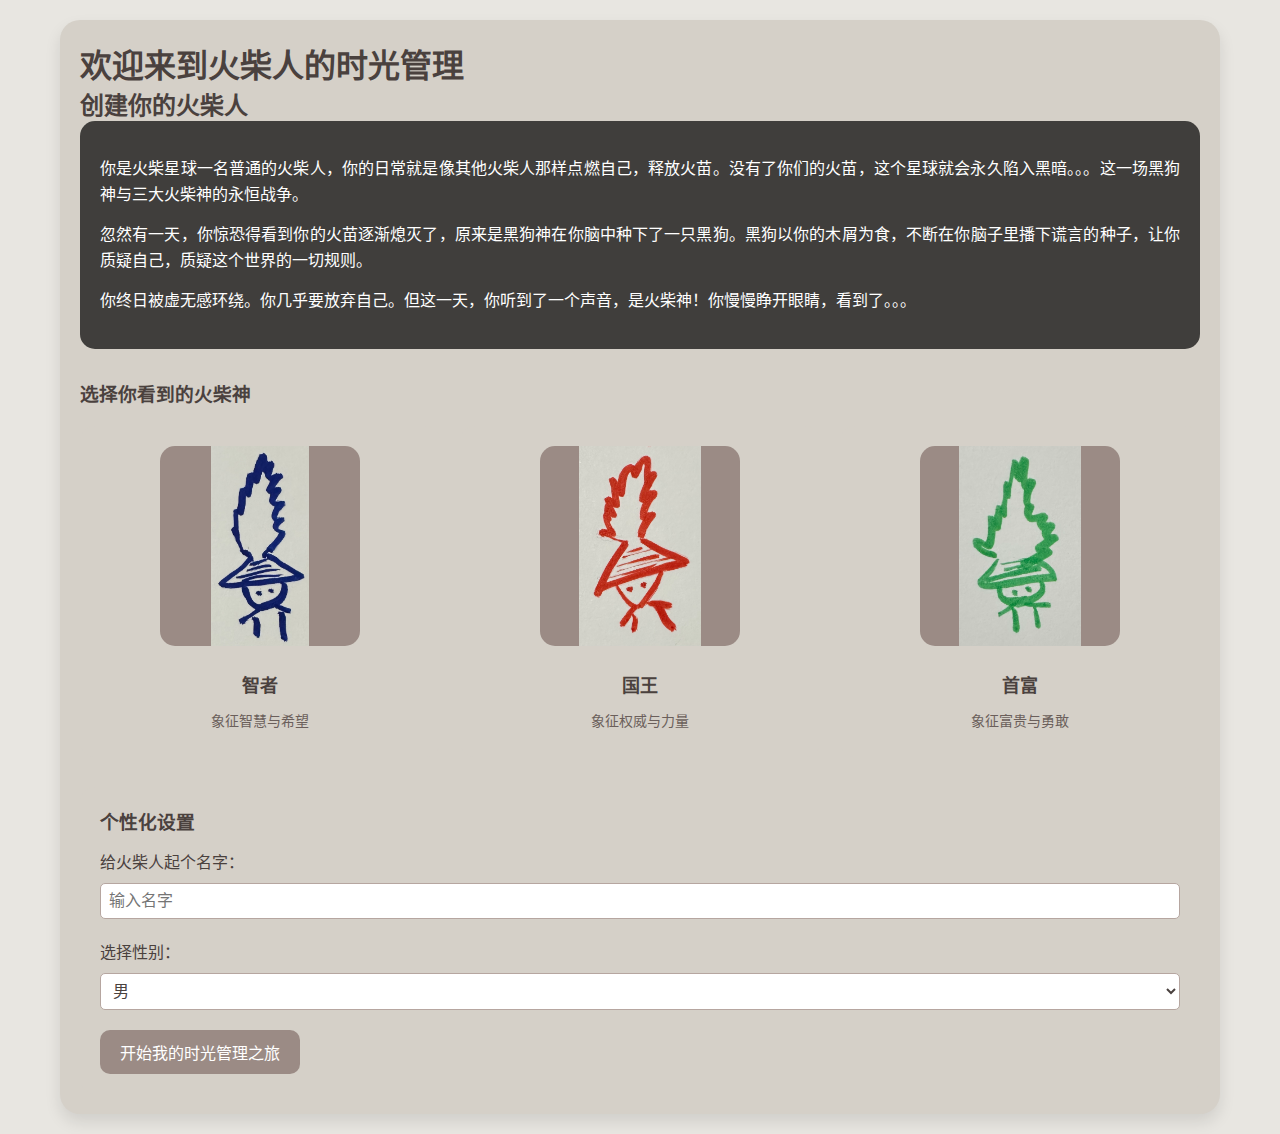
<file: index.html>
<!DOCTYPE html>
<html lang="zh-CN">
<head>
    <meta charset="UTF-8">
    <meta name="viewport" content="width=device-width, initial-scale=1.0">
    <title>火柴人的时光管理</title>
    <link rel="stylesheet" href="styles/main.css">
    <link rel="stylesheet" href="styles/shop-extensions.css">
    <link rel="stylesheet" href="styles/black-dog-conqueror.css">
</head>
<body>
    <div id="app">
        <!-- 初始化界面 -->
        <div id="init-screen" class="screen">
            <h1>欢迎来到火柴人的时光管理</h1>
            <div id="character-creation" class="hidden">
                <h2>创建你的火柴人</h2>
                <div class="character-options">
                    <!-- 这里将放置角色选择选项 -->
                    <!-- 图片将放在 assets/characters/ 目录下 -->
                </div>
            </div>
        </div>

        <!-- 主界面 -->
        <div id="main-screen" class="screen hidden">
            <div class="header">
                <div class="character-stats">
                    <div class="left-panel">
                        <div class="avatar-container">
                            <div class="avatar" id="avatar" onclick="uploadAvatar()">
                                <input type="file" id="avatar-input" accept="image/*" style="display: none;">
                                <div class="avatar-placeholder">点击上传头像</div>
                            </div>
                            <div class="character-info">
                                <div class="character-name" id="character-name"></div>
                                <div class="character-gender" id="character-gender"></div>
                            </div>
                            <!-- 添加火柴神图片容器 -->
                            <div class="god-image-container" id="god-image-container">
                                <div class="god-image" id="god-image"></div>
                                <div class="god-name" id="god-name"></div>
                            </div>
                        </div>
                        <div class="slogan">燃烧吧，火柴人！</div>
                        <div class="time-stats">
                            <div class="time-stat">总时长: <span id="total-days">1</span>天</div>
                            <div class="time-stat">燃烧时长: <span id="burning-days">0</span>天</div>
                        </div>
                        <div class="stats">
                            <div class="stat">体力: <span id="energy">100/100</span></div>
                            <div class="stat">精力: <span id="spirit">100/100</span></div>
                        </div>
                        <div class="resources">
                            <div class="resource">木屑: <span id="sawdust">100</span></div>
                            <div class="resource">火苗: <span id="flame">0</span></div>
                            <div class="resource">灰烬: <span id="ash">0</span></div>
                        </div>
                        <div class="status-display">
                            <div id="vacation-status" class="status-item hidden">
                                <span class="status-icon">🏖️</span>
                                <span class="status-text">度假中</span>
                                <span id="vacation-days-left"></span>
                            </div>
                        </div>
                        <div class="tips-banner">
                            <button id="tips-btn" onclick="showTips()">玩法建议</button>
                        </div>
                    </div>
                    <div class="right-panel">
                        <div class="feature-block" onclick="showWishShop()">愿望商店</div>
                        <div class="feature-block" onclick="showStarlightBeach()">星光海滩</div>
                        <div class="feature-block" onclick="showMagicAcademy()">魔法学院</div>
                        <div class="feature-block" onclick="showDestinyClock()">命运时钟</div>
                    </div>
                    <button id="settings-btn" class="settings-btn" onclick="showSettings()">⚙️</button>
                </div>
            </div>

            <div class="main-content">
                <div class="quick-actions">
                    <button onclick="showAddDailyTasksDialog()">添加日常</button>
                    <button onclick="showAddProjectsDialog()">添加项目</button>
                    <button onclick="showAddTodosDialog()">添加待办</button>
                    <button onclick="resetApp()" class="danger">重启人生</button>
                </div>
                <div class="task-grid">
                    <div class="task-block" id="thought-bin">
                        <h3>杂念垃圾桶</h3>
                    </div>
                    <div class="task-block" id="todo-master">
                        <h3>蜡炬成灰</h3>
                        <p class="task-description">火柴人燃烧自己照亮别人</p>
                    </div>
                    <div class="task-block" id="project-manager">
                        <h3>筑梦建筑师</h3>
                        <p class="task-description">火柴人也有梦想，它想成为一名建筑师</p>
                    </div>
                    <div class="task-block" id="daily-routine">
                        <h3>星星之火</h3>
                        <p class="task-description">火柴人的日常，是星星之火，终将燎原</p>
                    </div>
                </div>
            </div>

            <div class="footer">
                <div class="bottom-buttons">
                    <button id="draft-paper" onclick="showDraftPaper()">草稿纸</button>
                    <button id="view-logs" onclick="showLogs()">查看日志</button>
                    <button id="task-stats" onclick="showStats()">任务统计</button>
                    <button id="data-backup" onclick="showDataBackupDialog()">数据备份</button>
                    <button id="end-day" onclick="endDay()">结束一天</button>
                    <button id="exit" onclick="window.close()">退出</button>
                </div>
            </div>
        </div>

        <!-- 各种弹窗和对话框将在这里动态生成 -->
        <div id="dialog-container" class="hidden"></div>

        <!-- 夜晚过渡页面 -->
        <div id="night-transition" class="screen hidden">
            <video id="night-bg-video" autoplay loop></video>
            <div class="night-content">
                <div class="encouragement-message"></div>
                <div class="night-buttons">
                    <button onclick="startNewDay()">开始新的一天</button>
                    <button onclick="continueRest()">继续休息</button>
                </div>
            </div>
        </div>
    </div>
    <!-- 核心模块 - 必须在main.js之前加载 -->
    <script src="scripts/core/storage.js"></script>
    <script src="scripts/core/state-manager.js"></script>
    
    <!-- 主应用 -->
    <script src="scripts/main.js"></script>
    
    <!-- 功能模块 -->
    <script src="scripts/modules/shop.js"></script>
    <script src="scripts/modules/shop-bridge.js"></script>
    <script src="scripts/modules/black-dog-conqueror.js"></script>
    <script src="scripts/modules/black-dog-bridge.js"></script>
    <script src="scripts/modules/black-dog-task-handler.js"></script>
    <script src="scripts/modules/black-dog-display.js"></script>
    <script src="showDataBackupDialog.js"></script>
</body>
</html>
</file>
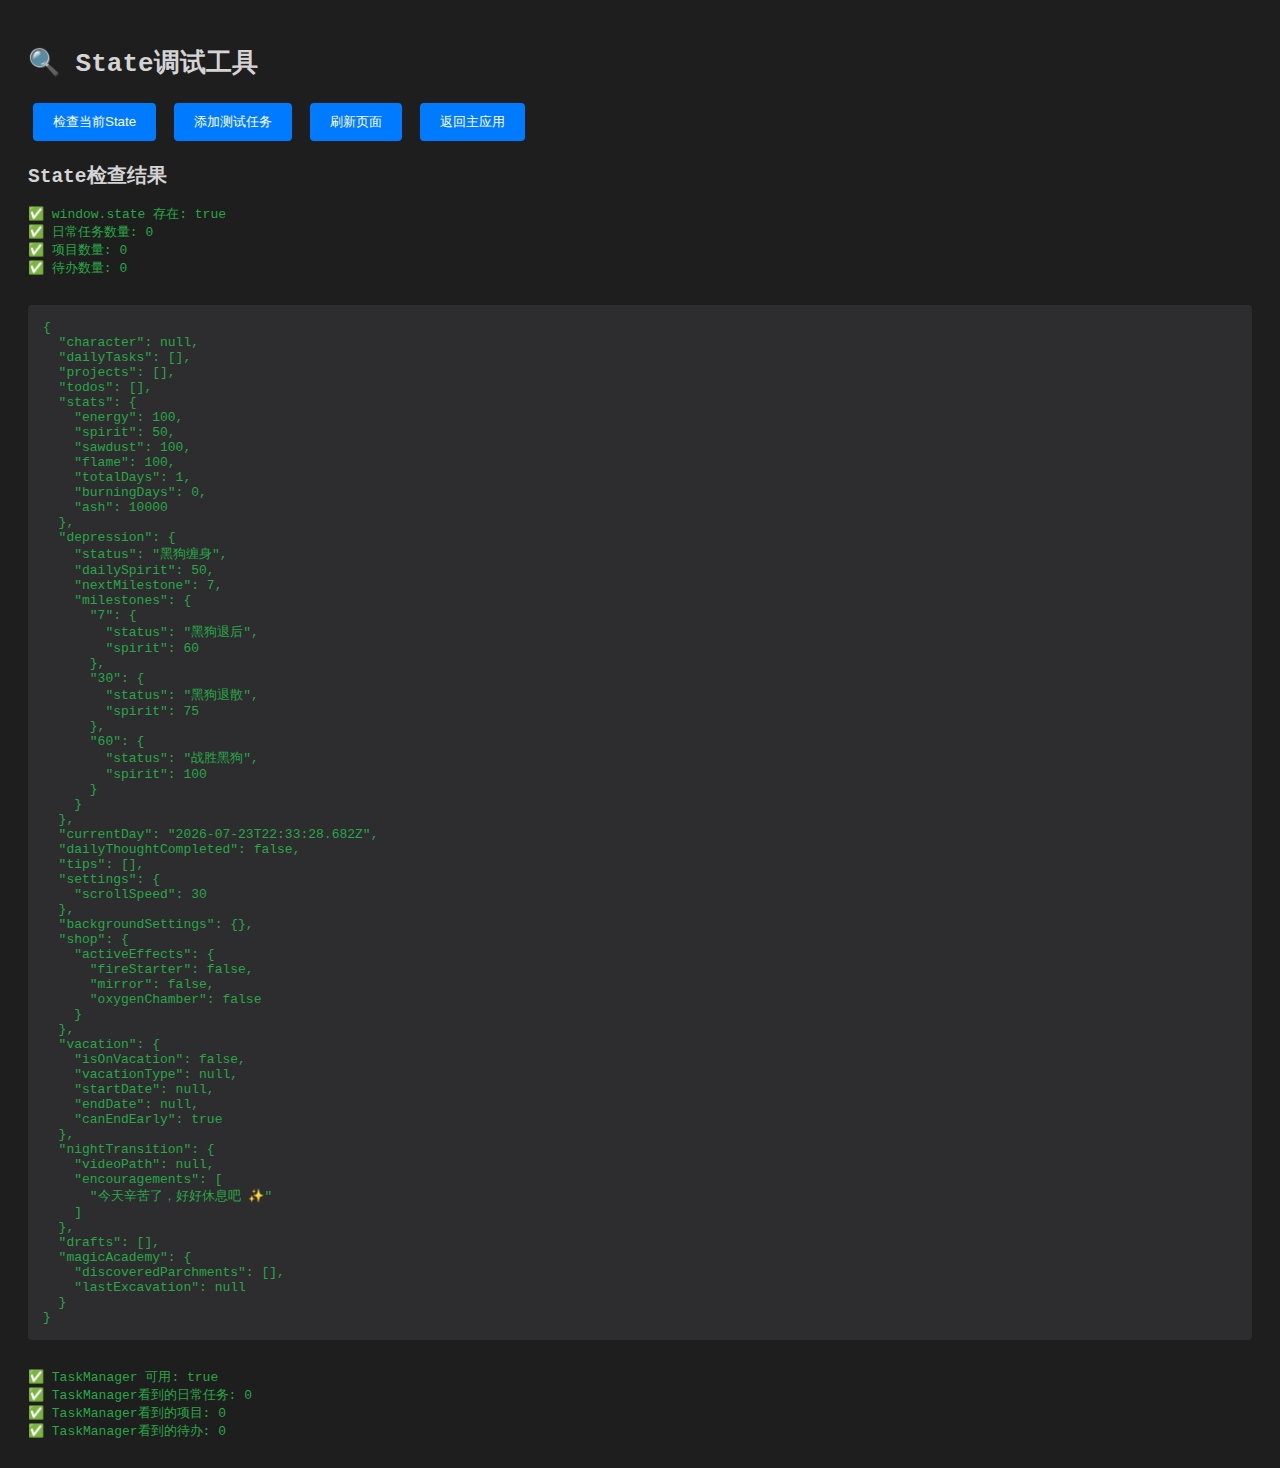
<file: debug-state.html>
<!DOCTYPE html>
<html>
<head>
    <title>State调试工具</title>
    <style>
        body { 
            font-family: monospace; 
            padding: 20px; 
            background: #1e1e1e; 
            color: #d4d4d4; 
        }
        button {
            padding: 10px 20px;
            margin: 5px;
            background: #007bff;
            color: white;
            border: none;
            border-radius: 4px;
            cursor: pointer;
        }
        pre {
            background: #2d2d30;
            padding: 15px;
            border-radius: 4px;
            overflow-x: auto;
        }
        .success { color: #28a745; }
        .error { color: #dc3545; }
    </style>
</head>
<body>
    <h1>🔍 State调试工具</h1>
    
    <button onclick="checkState()">检查当前State</button>
    <button onclick="addTestTask()">添加测试任务</button>
    <button onclick="location.reload()">刷新页面</button>
    <button onclick="location.href='/'">返回主应用</button>
    
    <div id="output"></div>
    
    <script src="scripts/core/storage.js"></script>
    <script src="scripts/core/state-manager.js"></script>
    <script src="scripts/core/task-manager.js"></script>
    <script src="scripts/main.js"></script>
    
    <script>
        function log(msg, isError = false) {
            const div = document.getElementById('output');
            const p = document.createElement('div');
            p.innerHTML = `<span class="${isError ? 'error' : 'success'}">${msg}</span>`;
            div.appendChild(p);
        }
        
        function checkState() {
            document.getElementById('output').innerHTML = '<h2>State检查结果</h2>';
            
            try {
                log('✅ window.state 存在: ' + (!!window.state));
                
                if (window.state) {
                    const dailyCount = (window.state.dailyTasks || []).length;
                    const projectCount = (window.state.projects || []).length;
                    const todoCount = (window.state.todos || []).length;
                    
                    log(`✅ 日常任务数量: ${dailyCount}`);
                    log(`✅ 项目数量: ${projectCount}`);
                    log(`✅ 待办数量: ${todoCount}`);
                    
                    if (dailyCount > 0) {
                        log('<br>📋 日常任务列表:');
                        window.state.dailyTasks.forEach((task, i) => {
                            log(`  ${i + 1}. ${task.name} (ID: ${task.id})`);
                        });
                    }
                    
                    if (projectCount > 0) {
                        log('<br>📋 项目列表:');
                        window.state.projects.forEach((proj, i) => {
                            log(`  ${i + 1}. ${proj.name} (ID: ${proj.id})`);
                        });
                    }
                    
                    if (todoCount > 0) {
                        log('<br>📋 待办列表:');
                        window.state.todos.forEach((todo, i) => {
                            log(`  ${i + 1}. ${todo.name} (ID: ${todo.id})`);
                        });
                    }
                    
                    log('<br><pre>' + JSON.stringify(window.state, null, 2) + '</pre>');
                }
                
                const tm = getTaskManager();
                log('<br>✅ TaskManager 可用: ' + (!!tm));
                
                if (tm) {
                    const tmDaily = tm.getDailyTasks().length;
                    const tmProjects = tm.getProjects().length;
                    const tmTodos = tm.getTodos().length;
                    
                    log(`✅ TaskManager看到的日常任务: ${tmDaily}`);
                    log(`✅ TaskManager看到的项目: ${tmProjects}`);
                    log(`✅ TaskManager看到的待办: ${tmTodos}`);
                }
                
            } catch (e) {
                log('❌ 错误: ' + e.message, true);
                console.error(e);
            }
        }
        
        function addTestTask() {
            try {
                const tm = getTaskManager();
                if (!tm) {
                    log('❌ TaskManager不可用', true);
                    return;
                }
                
                const testTask = tm.addDailyTask({
                    name: '调试测试任务 ' + Date.now(),
                    dailyTime: 30,
                    importance: 3,
                    interest: 3
                });
                
                log('✅ 测试任务已添加: ' + testTask.name);
                
                // 保存
                if (typeof saveState === 'function') {
                    saveState();
                    log('✅ State已保存');
                }
                
                // 重新检查
                setTimeout(checkState, 100);
                
            } catch (e) {
                log('❌ 添加失败: ' + e.message, true);
                console.error(e);
            }
        }
        
        // 自动检查
        window.addEventListener('load', () => {
            setTimeout(checkState, 500);
        });
    </script>
</body>
</html>
</file>
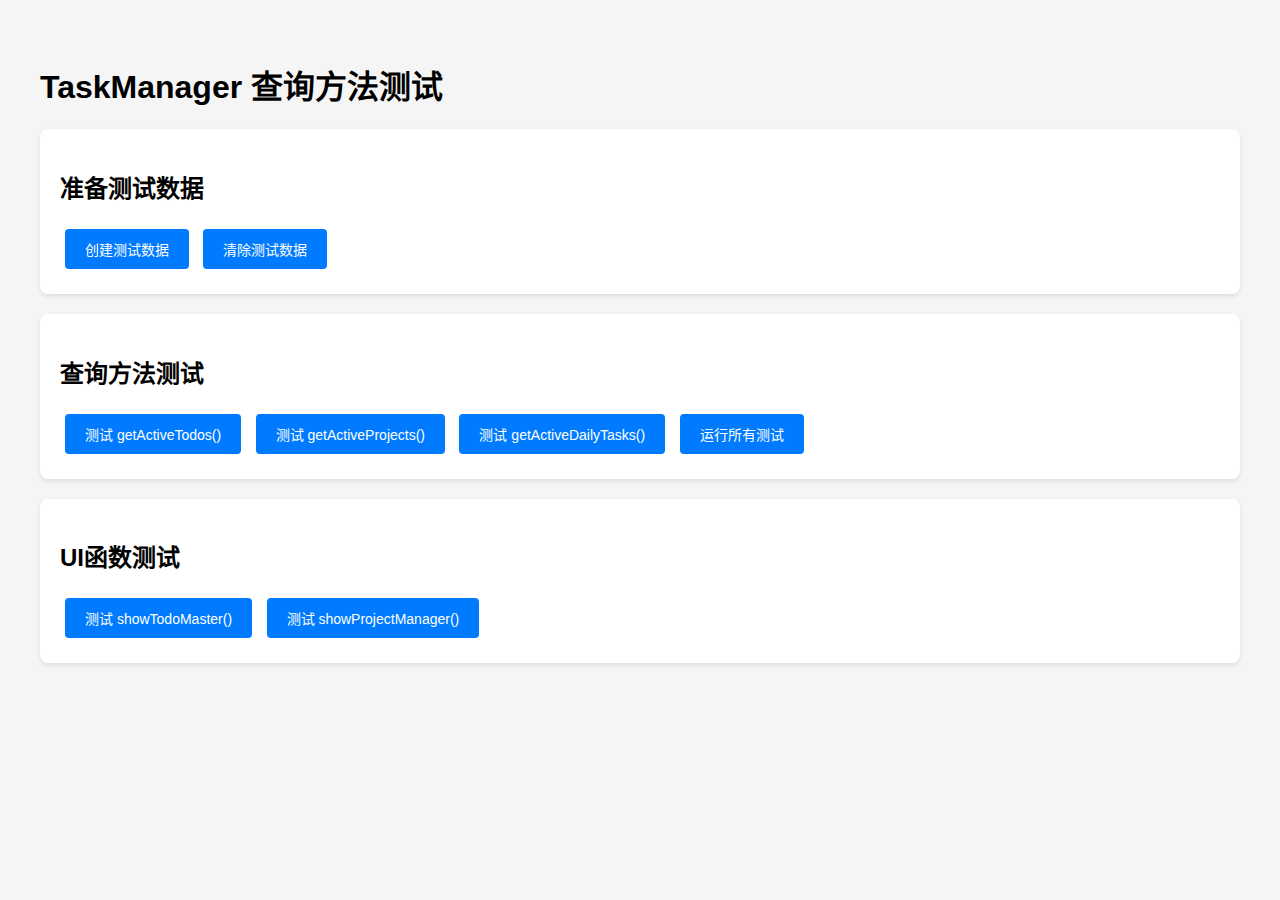
<file: test-query-methods.html>
<!DOCTYPE html>
<html lang="zh-CN">
<head>
    <meta charset="UTF-8">
    <title>测试查询方法 - TaskManager</title>
    <style>
        body {
            font-family: sans-serif;
            max-width: 1200px;
            margin: 20px auto;
            padding: 20px;
            background: #f5f5f5;
        }
        .test-section {
            background: white;
            padding: 20px;
            margin-bottom: 20px;
            border-radius: 8px;
            box-shadow: 0 2px 4px rgba(0,0,0,0.1);
        }
        .test-result {
            margin: 10px 0;
            padding: 10px;
            border-radius: 4px;
        }
        .pass { background: #d4edda; color: #155724; }
        .fail { background: #f8d7da; color: #721c24; }
        .info { background: #d1ecf1; color: #0c5460; }
        button {
            padding: 10px 20px;
            margin: 5px;
            cursor: pointer;
            border: none;
            border-radius: 4px;
            background: #007bff;
            color: white;
            font-size: 14px;
        }
        button:hover { background: #0056b3; }
        pre {
            background: #f8f9fa;
            padding: 10px;
            border-radius: 4px;
            overflow-x: auto;
        }
    </style>
</head>
<body>
    <h1>TaskManager 查询方法测试</h1>
    
    <div class="test-section">
        <h2>准备测试数据</h2>
        <button onclick="setupTestData()">创建测试数据</button>
        <button onclick="clearTestData()">清除测试数据</button>
        <div id="setup-result"></div>
    </div>
    
    <div class="test-section">
        <h2>查询方法测试</h2>
        <button onclick="testGetActiveTodos()">测试 getActiveTodos()</button>
        <button onclick="testGetActiveProjects()">测试 getActiveProjects()</button>
        <button onclick="testGetActiveDailyTasks()">测试 getActiveDailyTasks()</button>
        <button onclick="testAllQueries()">运行所有测试</button>
        <div id="query-results"></div>
    </div>
    
    <div class="test-section">
        <h2>UI函数测试</h2>
        <button onclick="testShowTodoMaster()">测试 showTodoMaster()</button>
        <button onclick="testShowProjectManager()">测试 showProjectManager()</button>
        <div id="ui-results"></div>
    </div>

    <!-- 加载核心模块 -->
    <script src="scripts/core/storage.js"></script>
    <script src="scripts/core/state-manager.js"></script>
    <script src="scripts/core/task-manager.js"></script>
    
    <script>
        let testData = {
            todos: [],
            projects: [],
            dailyTasks: []
        };
        
        // 创建测试数据
        function setupTestData() {
            const output = document.getElementById('setup-result');
            output.innerHTML = '<div class="test-result info">正在创建测试数据...</div>';
            
            try {
                // 初始化state
                window.state = {
                    todos: [],
                    projects: [],
                    dailyTasks: []
                };
                
                // 初始化managers
                initStateManager(window.state);
                const tm = getTaskManager();
                
                // 创建待办事项（不同优先级）
                tm.addTodo({
                    name: '紧急重要待办',
                    duration: 2,
                    importance: 'high',
                    urgency: 'high',
                    deadline: new Date(Date.now() + 86400000).toISOString()
                });
                
                tm.addTodo({
                    name: '中等待办',
                    duration: 1,
                    importance: 'medium',
                    urgency: 'medium',
                    deadline: new Date(Date.now() + 86400000 * 3).toISOString()
                });
                
                tm.addTodo({
                    name: '低优先级待办',
                    duration: 0.5,
                    importance: 'low',
                    urgency: 'low',
                    deadline: new Date(Date.now() + 86400000 * 7).toISOString()
                });
                
                // 创建一个已完成的待办
                const completedTodoId = Date.now() + 100;
                tm.addTodo({
                    id: completedTodoId,
                    name: '已完成待办',
                    duration: 1,
                    importance: 'medium',
                    urgency: 'medium',
                    deadline: new Date(Date.now() + 86400000).toISOString()
                });
                tm.completeTodo(completedTodoId, 3600, 4);
                
                // 创建项目
                tm.addProject({
                    name: '紧急项目',
                    dailyTime: 2,
                    importance: 'high',
                    interest: 'high',
                    deadline: new Date(Date.now() + 86400000 * 2).toISOString(),
                    milestones: [
                        { name: '里程碑1', estimatedTime: 10, consumedTime: 0 }
                    ]
                });
                
                tm.addProject({
                    name: '普通项目',
                    dailyTime: 1,
                    importance: 'medium',
                    interest: 'medium',
                    deadline: new Date(Date.now() + 86400000 * 7).toISOString(),
                    milestones: [
                        { name: '里程碑1', estimatedTime: 5, consumedTime: 0 }
                    ]
                });
                
                // 创建日常任务
                tm.addDailyTask({
                    name: '日常任务1',
                    dailyTime: 30,
                    importance: 'high',
                    interest: 'medium'
                });
                
                tm.addDailyTask({
                    name: '日常任务2',
                    dailyTime: 60,
                    importance: 'medium',
                    interest: 'low'
                });
                
                // 创建一个已完成的日常任务
                const completedTaskId = Date.now() + 200;
                tm.addDailyTask({
                    id: completedTaskId,
                    name: '已完成日常任务',
                    dailyTime: 30,
                    importance: 'high',
                    interest: 'high'
                });
                tm.completeDailyTask(completedTaskId, 1800, 5);
                
                testData = {
                    todos: tm.getTodos(),
                    projects: tm.getProjects(),
                    dailyTasks: tm.getDailyTasks()
                };
                
                output.innerHTML = `
                    <div class="test-result pass">
                        ✅ 测试数据创建成功<br>
                        - 待办事项: ${testData.todos.length} 个<br>
                        - 项目: ${testData.projects.length} 个<br>
                        - 日常任务: ${testData.dailyTasks.length} 个
                    </div>
                `;
            } catch (error) {
                output.innerHTML = `<div class="test-result fail">❌ 创建失败: ${error.message}</div>`;
                console.error(error);
            }
        }
        
        // 清除测试数据
        function clearTestData() {
            window.state = {
                todos: [],
                projects: [],
                dailyTasks: []
            };
            testData = {
                todos: [],
                projects: [],
                dailyTasks: []
            };
            document.getElementById('setup-result').innerHTML = 
                '<div class="test-result info">测试数据已清除</div>';
        }
        
        // 测试 getActiveTodos
        function testGetActiveTodos() {
            const output = document.getElementById('query-results');
            try {
                const tm = getTaskManager();
                const activeTodos = tm.getActiveTodos();
                
                const allTodos = tm.getTodos();
                const expectedActive = allTodos.filter(t => !t.completed);
                
                // 验证数量
                const countPass = activeTodos.length === expectedActive.length;
                
                // 验证排序（第一个应该是高优先级高紧急）
                const sortPass = activeTodos.length > 0 && 
                                activeTodos[0].importance === 'high' &&
                                activeTodos[0].urgency === 'high';
                
                output.innerHTML = `
                    <div class="test-result ${countPass && sortPass ? 'pass' : 'fail'}">
                        ${countPass && sortPass ? '✅' : '❌'} getActiveTodos()<br>
                        - 返回数量: ${activeTodos.length} / 期望: ${expectedActive.length} ${countPass ? '✓' : '✗'}<br>
                        - 排序正确: ${sortPass ? '✓' : '✗'}<br>
                        <pre>${JSON.stringify(activeTodos.map(t => ({
                            name: t.name,
                            importance: t.importance,
                            urgency: t.urgency,
                            completed: t.completed
                        })), null, 2)}</pre>
                    </div>
                `;
            } catch (error) {
                output.innerHTML = `<div class="test-result fail">❌ 测试失败: ${error.message}</div>`;
                console.error(error);
            }
        }
        
        // 测试 getActiveProjects
        function testGetActiveProjects() {
            const output = document.getElementById('query-results');
            try {
                const tm = getTaskManager();
                const activeProjects = tm.getActiveProjects();
                
                const allProjects = tm.getProjects();
                const expectedActive = allProjects.filter(p => !p.completedAt);
                
                const countPass = activeProjects.length === expectedActive.length;
                
                // 验证排序（截止日期最近的应该在前面）
                const sortPass = activeProjects.length >= 2 && 
                                new Date(activeProjects[0].deadline) <= new Date(activeProjects[1].deadline);
                
                output.innerHTML = `
                    <div class="test-result ${countPass && sortPass ? 'pass' : 'fail'}">
                        ${countPass && sortPass ? '✅' : '❌'} getActiveProjects()<br>
                        - 返回数量: ${activeProjects.length} / 期望: ${expectedActive.length} ${countPass ? '✓' : '✗'}<br>
                        - 排序正确: ${sortPass ? '✓' : '✗'}<br>
                        <pre>${JSON.stringify(activeProjects.map(p => ({
                            name: p.name,
                            importance: p.importance,
                            deadline: new Date(p.deadline).toLocaleDateString(),
                            completed: !!p.completedAt
                        })), null, 2)}</pre>
                    </div>
                `;
            } catch (error) {
                output.innerHTML = `<div class="test-result fail">❌ 测试失败: ${error.message}</div>`;
                console.error(error);
            }
        }
        
        // 测试 getActiveDailyTasks
        function testGetActiveDailyTasks() {
            const output = document.getElementById('query-results');
            try {
                const tm = getTaskManager();
                const activeTasks = tm.getActiveDailyTasks();
                
                const allTasks = tm.getDailyTasks();
                const expectedActive = allTasks.filter(t => !t.completed);
                
                const countPass = activeTasks.length === expectedActive.length;
                
                output.innerHTML = `
                    <div class="test-result ${countPass ? 'pass' : 'fail'}">
                        ${countPass ? '✅' : '❌'} getActiveDailyTasks()<br>
                        - 返回数量: ${activeTasks.length} / 期望: ${expectedActive.length} ${countPass ? '✓' : '✗'}<br>
                        <pre>${JSON.stringify(activeTasks.map(t => ({
                            name: t.name,
                            importance: t.importance,
                            completed: t.completed
                        })), null, 2)}</pre>
                    </div>
                `;
            } catch (error) {
                output.innerHTML = `<div class="test-result fail">❌ 测试失败: ${error.message}</div>`;
                console.error(error);
            }
        }
        
        // 运行所有测试
        function testAllQueries() {
            testGetActiveTodos();
            setTimeout(() => {
                testGetActiveProjects();
                setTimeout(() => {
                    testGetActiveDailyTasks();
                }, 100);
            }, 100);
        }
        
        // 测试UI函数
        function testShowTodoMaster() {
            const output = document.getElementById('ui-results');
            output.innerHTML = '<div class="test-result info">请在主应用中查看"政务大师"界面是否正常显示并排序正确</div>';
        }
        
        function testShowProjectManager() {
            const output = document.getElementById('ui-results');
            output.innerHTML = '<div class="test-result info">请在主应用中查看"项目经理"界面是否正常显示并排序正确</div>';
        }
        
        console.log('测试页面加载完成');
    </script>
</body>
</html>
</file>
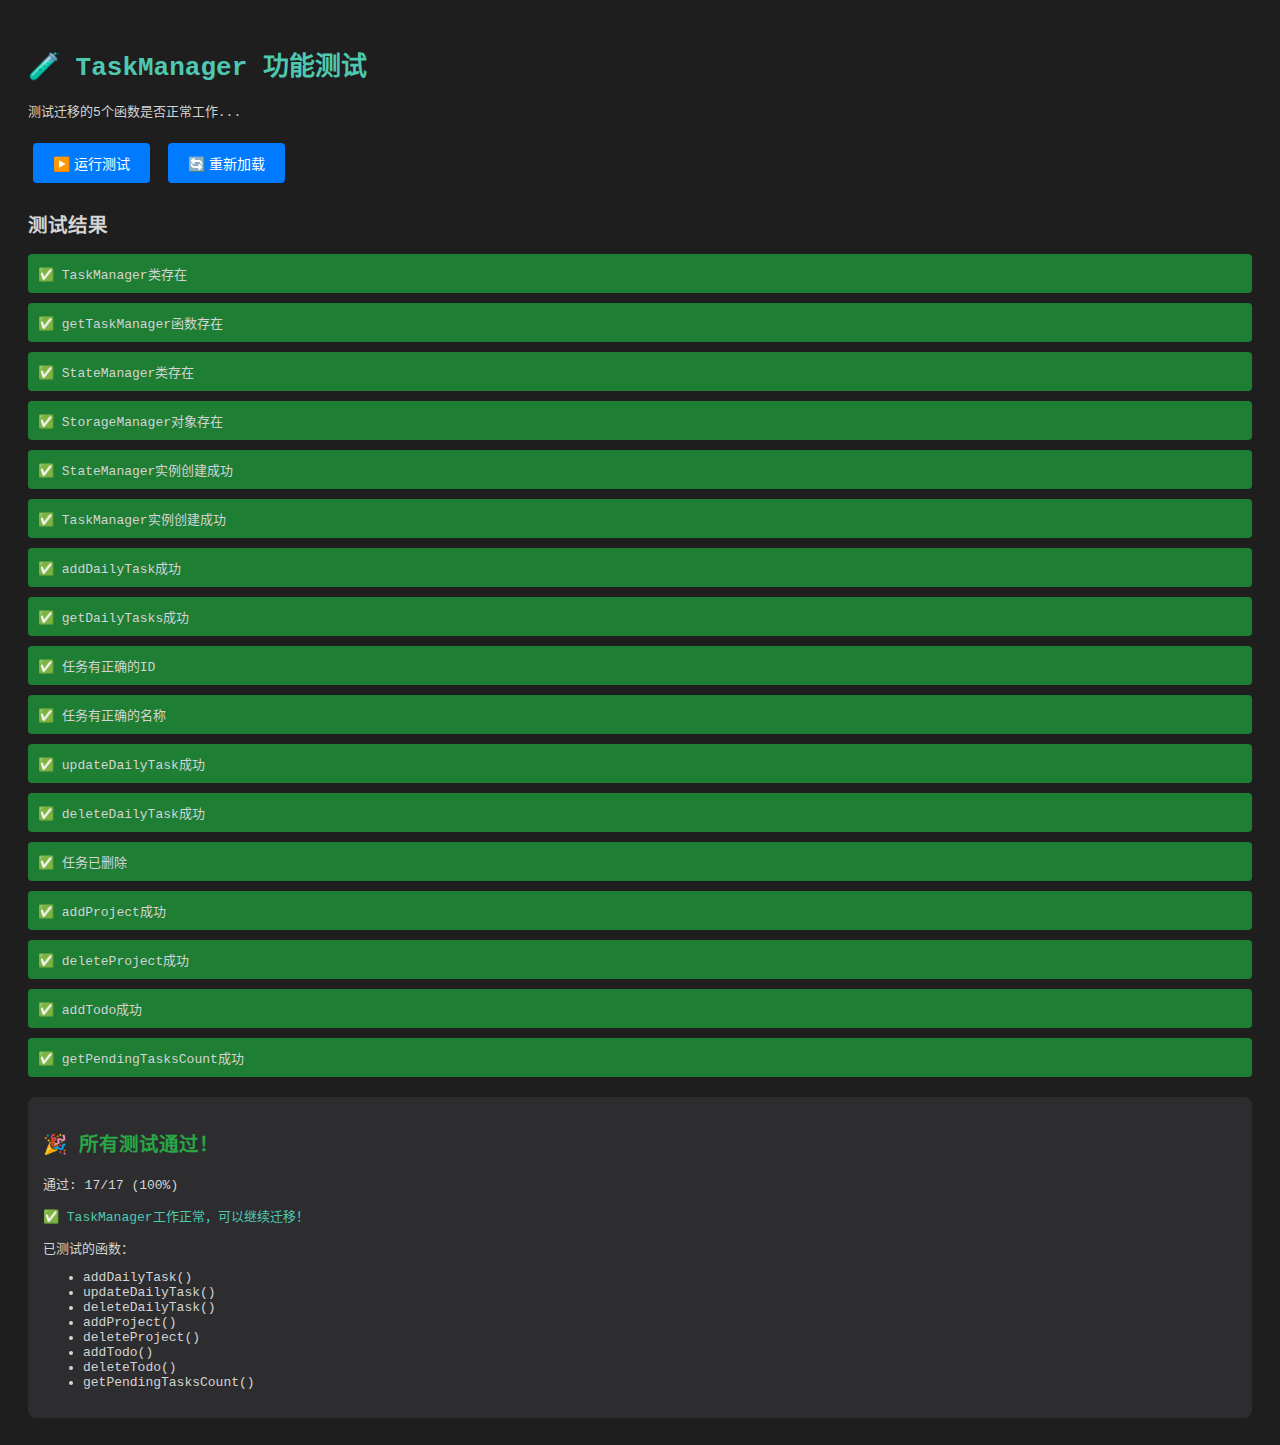
<file: test-taskmanager.html>
<!DOCTYPE html>
<html lang="zh-CN">
<head>
    <meta charset="UTF-8">
    <title>TaskManager功能测试</title>
    <style>
        body {
            font-family: monospace;
            padding: 20px;
            background: #1e1e1e;
            color: #d4d4d4;
        }
        .test { margin: 10px 0; padding: 10px; border-radius: 4px; }
        .pass { background: #1e7e34; }
        .fail { background: #c82333; }
        h1 { color: #4ec9b0; }
        pre { background: #2d2d30; padding: 10px; border-radius: 4px; }
        button { 
            padding: 10px 20px; 
            margin: 10px 5px;
            border: none;
            border-radius: 4px;
            cursor: pointer;
            font-size: 14px;
            background: #007bff;
            color: white;
        }
    </style>
</head>
<body>
    <h1>🧪 TaskManager 功能测试</h1>
    <p>测试迁移的5个函数是否正常工作...</p>
    
    <button onclick="runTests()">▶️ 运行测试</button>
    <button onclick="location.reload()">🔄 重新加载</button>
    
    <div id="results"></div>
    
    <script src="scripts/core/storage.js"></script>
    <script src="scripts/core/state-manager.js"></script>
    <script src="scripts/core/task-manager.js"></script>
    
    <script>
        let testResults = [];
        
        function log(message, pass) {
            const div = document.createElement('div');
            div.className = `test ${pass ? 'pass' : 'fail'}`;
            div.textContent = `${pass ? '✅' : '❌'} ${message}`;
            document.getElementById('results').appendChild(div);
            testResults.push({ message, pass });
        }
        
        function runTests() {
            document.getElementById('results').innerHTML = '<h2>测试结果</h2>';
            testResults = [];
            
            try {
                // 测试1: 模块加载
                log('TaskManager类存在', typeof TaskManager !== 'undefined');
                log('getTaskManager函数存在', typeof getTaskManager === 'function');
                log('StateManager类存在', typeof StateManager !== 'undefined');
                log('StorageManager对象存在', typeof StorageManager !== 'undefined');
                
                // 测试2: 创建实例
                const sm = new StateManager();
                log('StateManager实例创建成功', sm !== null);
                
                const tm = new TaskManager(sm);
                log('TaskManager实例创建成功', tm !== null);
                
                // 测试3: 添加日常任务
                const dailyTask = tm.addDailyTask({
                    name: '测试任务',
                    dailyTime: 1,
                    importance: 3,
                    interest: 3
                });
                log('addDailyTask成功', dailyTask && dailyTask.name === '测试任务');
                
                // 测试4: 获取任务
                const tasks = tm.getDailyTasks();
                log('getDailyTasks成功', tasks.length > 0);
                log('任务有正确的ID', tasks[0].id !== undefined);
                log('任务有正确的名称', tasks[0].name === '测试任务');
                
                // 测试5: 更新任务
                const updated = tm.updateDailyTask(tasks[0].id, { name: '更新后的任务' });
                log('updateDailyTask成功', updated && updated.name === '更新后的任务');
                
                // 测试6: 删除任务
                const deleted = tm.deleteDailyTask(tasks[0].id);
                log('deleteDailyTask成功', deleted === true);
                log('任务已删除', tm.getDailyTasks().length === 0);
                
                // 测试7: 添加项目
                const project = tm.addProject({
                    name: '测试项目',
                    deadline: '2025-12-31',
                    dailyTime: 2,
                    importance: 4,
                    interest: 4,
                    milestones: [
                        { name: '里程碑1', date: '2025-11-01' }
                    ]
                });
                log('addProject成功', project && project.name === '测试项目');
                
                // 测试8: 删除项目
                const projectDeleted = tm.deleteProject(project.id);
                log('deleteProject成功', projectDeleted === true);
                
                // 测试9: 添加待办
                const todo = tm.addTodo({
                    name: '测试待办',
                    deadline: '2025-12-31',
                    estimatedTime: 1,
                    importance: 3,
                    urgency: 3
                });
                log('addTodo成功', todo && todo.name === '测试待办');
                
                // 测试10: 统计功能
                const count = tm.getPendingTasksCount();
                log('getPendingTasksCount成功', count.todo === 1);
                
                // 清理
                tm.deleteTodo(todo.id);
                
                // 总结
                const passed = testResults.filter(r => r.pass).length;
                const total = testResults.length;
                const percentage = Math.round((passed / total) * 100);
                
                const summary = document.createElement('div');
                summary.style.cssText = 'margin-top:20px;padding:15px;background:#2d2d30;border-radius:8px;';
                summary.innerHTML = `
                    <h2 style="color:${percentage === 100 ? '#28a745' : '#ffc107'}">
                        ${percentage === 100 ? '🎉 所有测试通过！' : '⚠️ 部分测试失败'}
                    </h2>
                    <p>通过: ${passed}/${total} (${percentage}%)</p>
                    ${percentage === 100 ? `
                        <p style="color:#4ec9b0">✅ TaskManager工作正常，可以继续迁移！</p>
                        <p>已测试的函数：</p>
                        <ul>
                            <li>addDailyTask()</li>
                            <li>updateDailyTask()</li>
                            <li>deleteDailyTask()</li>
                            <li>addProject()</li>
                            <li>deleteProject()</li>
                            <li>addTodo()</li>
                            <li>deleteTodo()</li>
                            <li>getPendingTasksCount()</li>
                        </ul>
                    ` : `
                        <p style="color:#dc3545">❌ 请检查失败的测试</p>
                    `}
                `;
                document.getElementById('results').appendChild(summary);
                
            } catch (error) {
                log(`致命错误: ${error.message}`, false);
                console.error('Test error:', error);
            }
        }
        
        // 自动运行
        window.addEventListener('load', () => {
            setTimeout(runTests, 500);
        });
    </script>
</body>
</html>
</file>
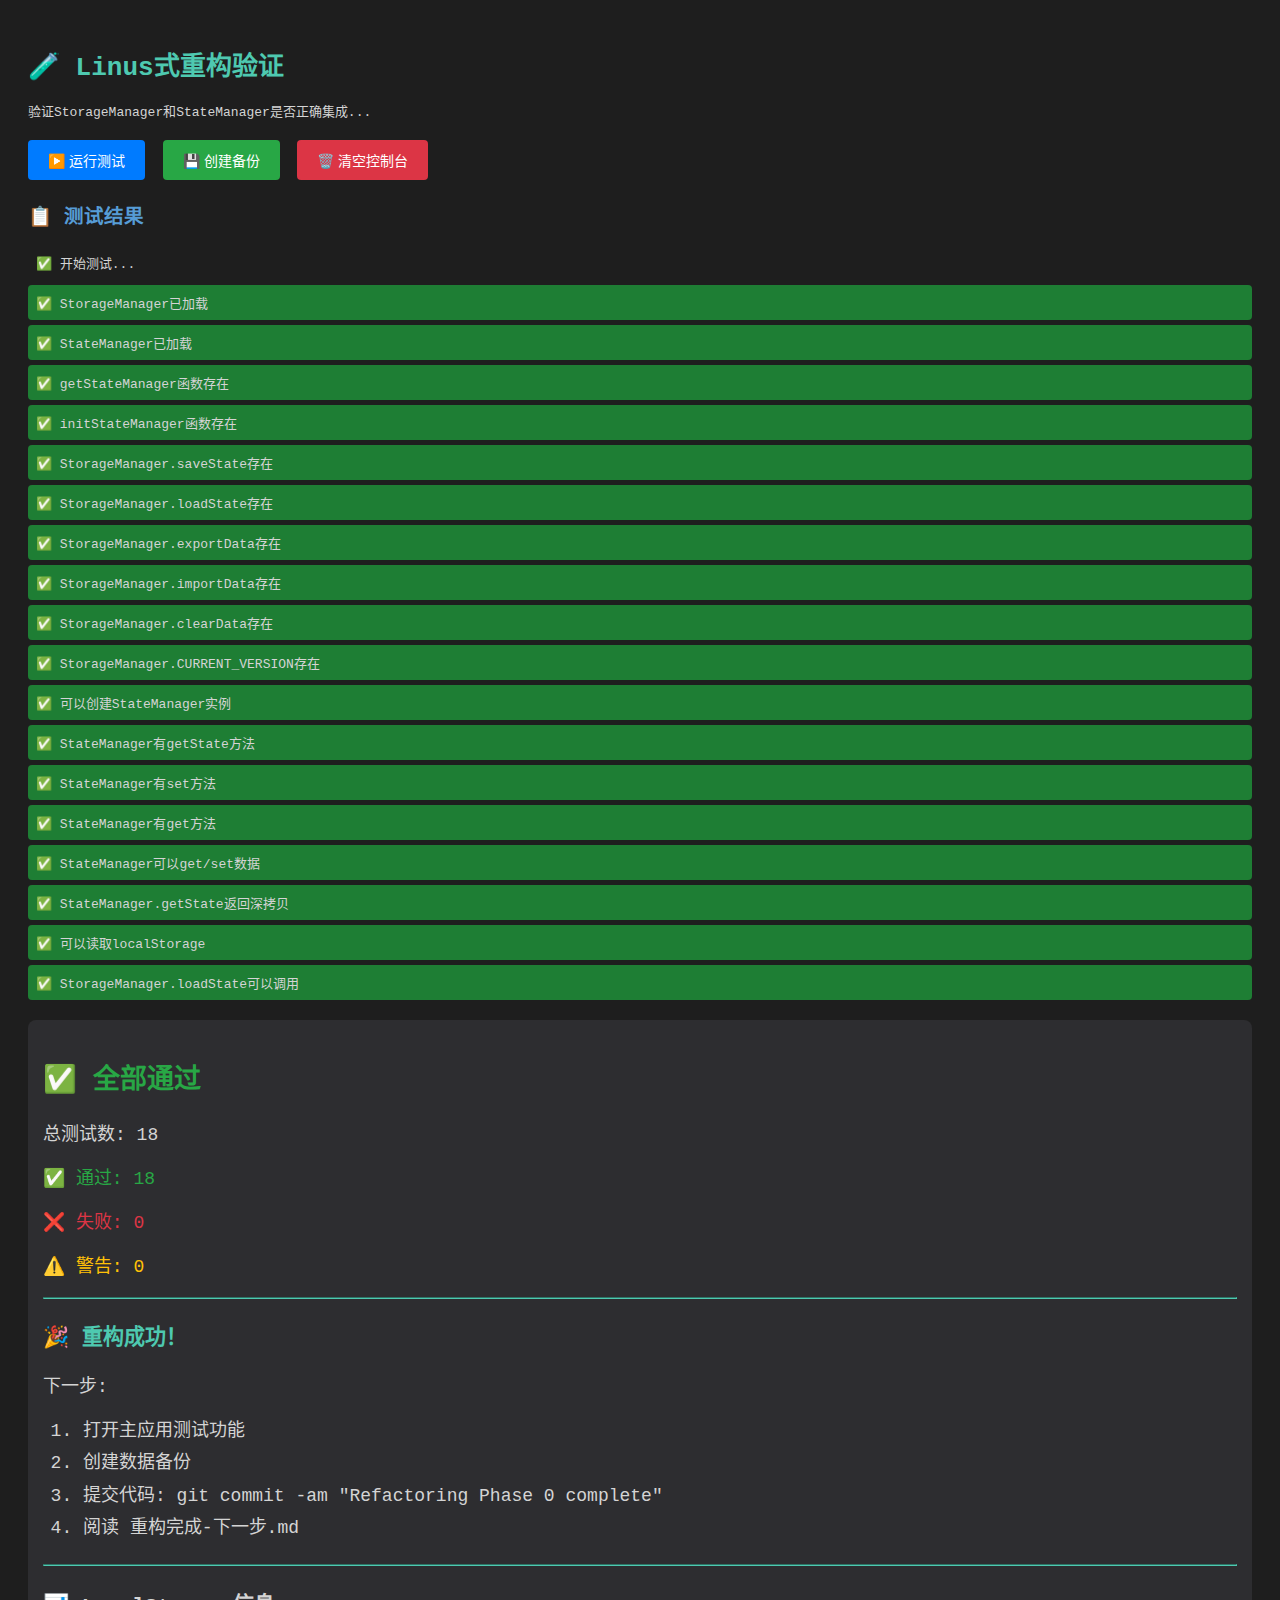
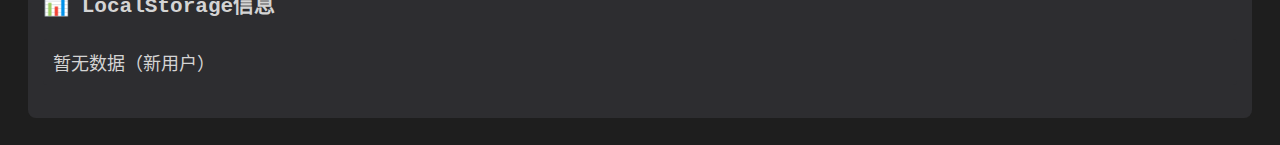
<file: verify-refactoring.html>
<!DOCTYPE html>
<html lang="zh-CN">
<head>
    <meta charset="UTF-8">
    <title>重构验证测试</title>
    <style>
        body {
            font-family: monospace;
            padding: 20px;
            background: #1e1e1e;
            color: #d4d4d4;
        }
        .test-result {
            margin: 5px 0;
            padding: 8px;
            border-radius: 4px;
        }
        .pass { background: #1e7e34; }
        .fail { background: #c82333; }
        .warn { background: #e0a800; }
        .summary {
            margin-top: 20px;
            padding: 15px;
            background: #2d2d30;
            border-radius: 8px;
            font-size: 18px;
        }
        h1 { color: #4ec9b0; }
        h2 { color: #569cd6; }
        pre { 
            background: #2d2d30; 
            padding: 10px; 
            border-radius: 4px;
            overflow-x: auto;
        }
        .action-buttons {
            margin: 20px 0;
        }
        button {
            padding: 10px 20px;
            margin-right: 10px;
            border: none;
            border-radius: 4px;
            cursor: pointer;
            font-size: 14px;
        }
        .btn-primary { background: #007bff; color: white; }
        .btn-success { background: #28a745; color: white; }
        .btn-danger { background: #dc3545; color: white; }
    </style>
</head>
<body>
    <h1>🧪 Linus式重构验证</h1>
    <p>验证StorageManager和StateManager是否正确集成...</p>
    
    <div class="action-buttons">
        <button class="btn-primary" onclick="runTests()">▶️ 运行测试</button>
        <button class="btn-success" onclick="createBackup()">💾 创建备份</button>
        <button class="btn-danger" onclick="clearConsole()">🗑️ 清空控制台</button>
    </div>
    
    <div id="test-results"></div>
    <div id="summary" class="summary" style="display:none;"></div>
    
    <!-- 引入核心模块 -->
    <script src="scripts/core/storage.js"></script>
    <script src="scripts/core/state-manager.js"></script>
    
    <script>
        const results = {
            passed: 0,
            failed: 0,
            warnings: 0,
            tests: []
        };
        
        function log(message, type = 'info') {
            const div = document.createElement('div');
            div.className = `test-result ${type}`;
            
            let icon = '✅';
            if (type === 'fail') icon = '❌';
            if (type === 'warn') icon = '⚠️';
            
            div.textContent = `${icon} ${message}`;
            document.getElementById('test-results').appendChild(div);
        }
        
        function test(name, fn) {
            try {
                const result = fn();
                if (result === true) {
                    log(`${name}`, 'pass');
                    results.passed++;
                    results.tests.push({ name, status: 'pass' });
                } else if (result === 'warning') {
                    log(`${name}`, 'warn');
                    results.warnings++;
                    results.tests.push({ name, status: 'warn' });
                } else {
                    log(`${name}: ${result}`, 'fail');
                    results.failed++;
                    results.tests.push({ name, status: 'fail', error: result });
                }
            } catch (error) {
                log(`${name}: ${error.message}`, 'fail');
                results.failed++;
                results.tests.push({ name, status: 'fail', error: error.message });
            }
        }
        
        function runTests() {
            // 清空结果
            document.getElementById('test-results').innerHTML = '<h2>📋 测试结果</h2>';
            results.passed = 0;
            results.failed = 0;
            results.warnings = 0;
            results.tests = [];
            
            log('开始测试...', 'info');
            
            // 测试1：模块加载
            test('StorageManager已加载', () => {
                return typeof window.StorageManager !== 'undefined';
            });
            
            test('StateManager已加载', () => {
                return typeof window.StateManager !== 'undefined';
            });
            
            test('getStateManager函数存在', () => {
                return typeof window.getStateManager === 'function';
            });
            
            test('initStateManager函数存在', () => {
                return typeof window.initStateManager === 'function';
            });
            
            // 测试2：StorageManager API
            test('StorageManager.saveState存在', () => {
                return typeof window.StorageManager?.saveState === 'function';
            });
            
            test('StorageManager.loadState存在', () => {
                return typeof window.StorageManager?.loadState === 'function';
            });
            
            test('StorageManager.exportData存在', () => {
                return typeof window.StorageManager?.exportData === 'function';
            });
            
            test('StorageManager.importData存在', () => {
                return typeof window.StorageManager?.importData === 'function';
            });
            
            test('StorageManager.clearData存在', () => {
                return typeof window.StorageManager?.clearData === 'function';
            });
            
            test('StorageManager.CURRENT_VERSION存在', () => {
                return typeof window.StorageManager?.CURRENT_VERSION !== 'undefined';
            });
            
            // 测试3：StateManager实例化
            test('可以创建StateManager实例', () => {
                try {
                    const sm = new StateManager();
                    return sm !== null;
                } catch (e) {
                    return e.message;
                }
            });
            
            test('StateManager有getState方法', () => {
                const sm = new StateManager();
                return typeof sm.getState === 'function';
            });
            
            test('StateManager有set方法', () => {
                const sm = new StateManager();
                return typeof sm.set === 'function';
            });
            
            test('StateManager有get方法', () => {
                const sm = new StateManager();
                return typeof sm.get === 'function';
            });
            
            // 测试4：功能测试
            test('StateManager可以get/set数据', () => {
                const sm = new StateManager();
                sm.set('test.value', 123);
                const value = sm.get('test.value');
                return value === 123 ? true : `期望123，得到${value}`;
            });
            
            test('StateManager.getState返回深拷贝', () => {
                const sm = new StateManager();
                const state1 = sm.getState();
                state1.modified = true;
                const state2 = sm.getState();
                return !state2.modified; // 应该是未修改的
            });
            
            // 测试5：localStorage相关
            test('可以读取localStorage', () => {
                try {
                    const test = localStorage.getItem('matchstickTimeManager');
                    return true;
                } catch (e) {
                    return e.message;
                }
            });
            
            test('StorageManager.loadState可以调用', () => {
                try {
                    const result = StorageManager.loadState();
                    return true; // null也是正常的
                } catch (e) {
                    return e.message;
                }
            });
            
            // 测试6：数据版本
            const savedData = localStorage.getItem('matchstickTimeManager');
            if (savedData) {
                test('localStorage数据可以解析', () => {
                    try {
                        JSON.parse(savedData);
                        return true;
                    } catch (e) {
                        return e.message;
                    }
                });
                
                test('数据包含version字段', () => {
                    try {
                        const data = JSON.parse(savedData);
                        return 'version' in data || 'warning';
                    } catch (e) {
                        return e.message;
                    }
                });
            }
            
            // 显示总结
            showSummary();
        }
        
        function showSummary() {
            const summaryDiv = document.getElementById('summary');
            summaryDiv.style.display = 'block';
            
            const total = results.passed + results.failed + results.warnings;
            let status = '✅ 全部通过';
            let color = '#28a745';
            
            if (results.failed > 0) {
                status = '❌ 有失败';
                color = '#dc3545';
            } else if (results.warnings > 0) {
                status = '⚠️ 有警告';
                color = '#ffc107';
            }
            
            summaryDiv.innerHTML = `
                <h2 style="color:${color}">${status}</h2>
                <p>总测试数: ${total}</p>
                <p style="color:#28a745">✅ 通过: ${results.passed}</p>
                <p style="color:#dc3545">❌ 失败: ${results.failed}</p>
                <p style="color:#ffc107">⚠️ 警告: ${results.warnings}</p>
                
                ${results.failed === 0 ? `
                    <hr style="border-color:#4ec9b0; margin:20px 0">
                    <h3 style="color:#4ec9b0">🎉 重构成功！</h3>
                    <p>下一步:</p>
                    <ol style="line-height:1.8">
                        <li>打开主应用测试功能</li>
                        <li>创建数据备份</li>
                        <li>提交代码: <code>git commit -am "Refactoring Phase 0 complete"</code></li>
                        <li>阅读 <code>重构完成-下一步.md</code></li>
                    </ol>
                ` : `
                    <hr style="border-color:#dc3545; margin:20px 0">
                    <h3 style="color:#dc3545">⚠️ 需要修复</h3>
                    <p>请检查失败的测试项</p>
                `}
                
                <hr style="border-color:#4ec9b0; margin:20px 0">
                <h3>📊 LocalStorage信息</h3>
                <pre>${getStorageInfo()}</pre>
            `;
        }
        
        function getStorageInfo() {
            try {
                const data = localStorage.getItem('matchstickTimeManager');
                if (!data) {
                    return '暂无数据（新用户）';
                }
                
                const parsed = JSON.parse(data);
                return JSON.stringify({
                    version: parsed.version || '未设置',
                    character: parsed.character?.name || '未创建',
                    dataSize: (data.length / 1024).toFixed(2) + ' KB',
                    lastSaved: parsed.lastSaved || '未知',
                    flame: parsed.stats?.flame || 0,
                    totalDays: parsed.stats?.totalDays || 0
                }, null, 2);
            } catch (e) {
                return '无法读取: ' + e.message;
            }
        }
        
        function createBackup() {
            try {
                const data = localStorage.getItem('matchstickTimeManager');
                if (!data) {
                    alert('没有数据需要备份');
                    return;
                }
                
                const backupKey = 'matchstickTimeManager_backup_' + new Date().toISOString().slice(0, 19).replace(/[T:]/g, '-');
                localStorage.setItem(backupKey, data);
                
                const backups = Object.keys(localStorage).filter(k => k.includes('backup'));
                alert(`✅ 备份已创建: ${backupKey}\n\n当前有 ${backups.length} 个备份`);
                
                console.log('备份列表:');
                backups.forEach(k => console.log('  -', k));
            } catch (e) {
                alert('❌ 备份失败: ' + e.message);
            }
        }
        
        function clearConsole() {
            console.clear();
            console.log('Console cleared');
        }
        
        // 自动运行测试
        window.addEventListener('load', () => {
            setTimeout(runTests, 500);
        });
    </script>
</body>
</html>
</file>
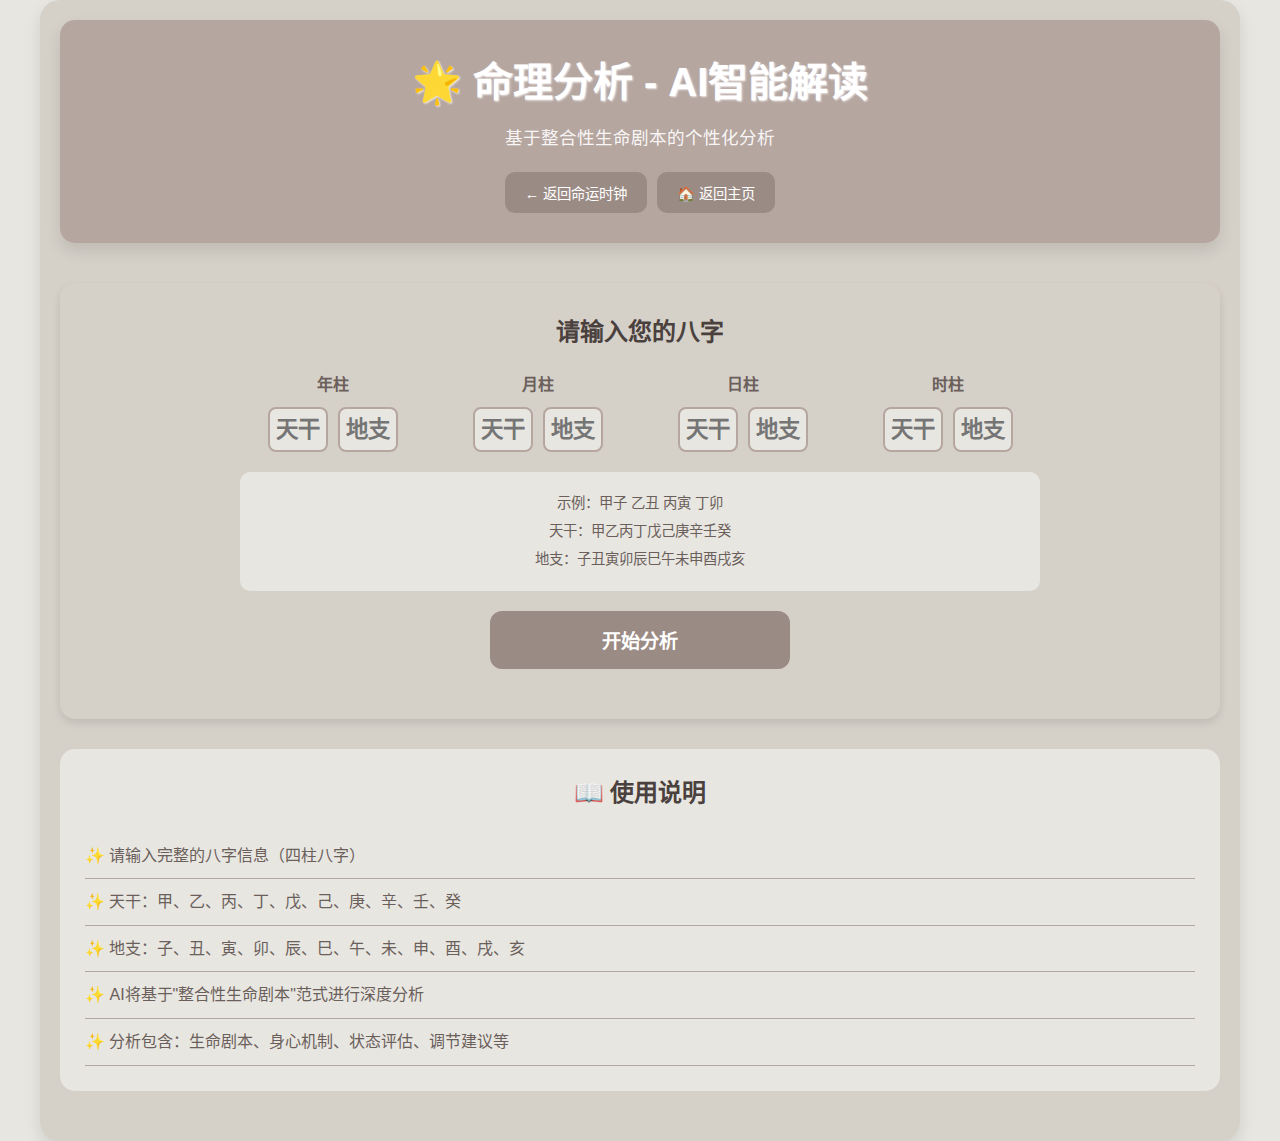
<file: destiny_clock/mingli_analysis.html>
<!DOCTYPE html>
<html lang="zh-CN">
<head>
    <meta charset="UTF-8">
    <meta name="viewport" content="width=device-width, initial-scale=1.0">
    <title>命理分析 - AI智能解读</title>
    <link rel="stylesheet" href="static/destiny_clock.css">
    <link rel="stylesheet" href="static/mingli_analysis.css">
</head>
<body>
    <div id="app">
        <div class="container">
            <!-- 页面标题 -->
            <header class="header">
                <h1>🌟 命理分析 - AI智能解读</h1>
                <p class="subtitle">基于整合性生命剧本的个性化分析</p>
                <div class="header-buttons">
                    <button class="back-btn" onclick="window.location.href='destiny_clock.html'">← 返回命运时钟</button>
                    <button class="home-btn" onclick="goBack()">🏠 返回主页</button>
                </div>
            </header>

            <!-- 输入区域 -->
            <section class="input-section">
                <h2>请输入您的八字</h2>
                <div class="input-container">
                    <div class="bazi-input-grid">
                        <div class="input-group">
                            <label>年柱</label>
                            <div class="gan-zhi-input">
                                <input type="text" id="year-gan" placeholder="天干" maxlength="1" class="gan-input">
                                <input type="text" id="year-zhi" placeholder="地支" maxlength="1" class="zhi-input">
                            </div>
                        </div>
                        <div class="input-group">
                            <label>月柱</label>
                            <div class="gan-zhi-input">
                                <input type="text" id="month-gan" placeholder="天干" maxlength="1" class="gan-input">
                                <input type="text" id="month-zhi" placeholder="地支" maxlength="1" class="zhi-input">
                            </div>
                        </div>
                        <div class="input-group">
                            <label>日柱</label>
                            <div class="gan-zhi-input">
                                <input type="text" id="day-gan" placeholder="天干" maxlength="1" class="gan-input">
                                <input type="text" id="day-zhi" placeholder="地支" maxlength="1" class="zhi-input">
                            </div>
                        </div>
                        <div class="input-group">
                            <label>时柱</label>
                            <div class="gan-zhi-input">
                                <input type="text" id="hour-gan" placeholder="天干" maxlength="1" class="gan-input">
                                <input type="text" id="hour-zhi" placeholder="地支" maxlength="1" class="zhi-input">
                            </div>
                        </div>
                    </div>
                    <div class="input-hint">
                        <p>示例：甲子 乙丑 丙寅 丁卯</p>
                        <p>天干：甲乙丙丁戊己庚辛壬癸</p>
                        <p>地支：子丑寅卯辰巳午未申酉戌亥</p>
                    </div>
                    <button class="analyze-btn" id="analyze-btn" onclick="analyzeMingli()">
                        <span class="btn-text">开始分析</span>
                        <span class="loading-spinner" style="display: none;">
                            <svg class="spinner" viewBox="0 0 50 50">
                                <circle class="path" cx="25" cy="25" r="20" fill="none" stroke-width="5"></circle>
                            </svg>
                        </span>
                    </button>
                </div>
            </section>

            <!-- 分析结果区域 -->
            <section class="result-section" id="result-section" style="display: none;">
                <h2>📊 分析结果</h2>
                <div class="result-container">
                    <div class="loading-container" id="loading-container">
                        <div class="loading-animation">
                            <svg class="spinner" viewBox="0 0 50 50">
                                <circle class="path" cx="25" cy="25" r="20" fill="none" stroke-width="5"></circle>
                            </svg>
                            <p>AI正在深度分析您的八字...</p>
                        </div>
                    </div>
                    <div class="result-content" id="result-content" style="display: none;">
                        <!-- 分析结果将在这里显示 -->
                    </div>
                    <div class="save-section" id="save-section" style="display: none;">
                        <button class="save-btn" onclick="saveAnalysisResult()">💾 保存分析结果</button>
                        <span class="save-status" id="saveStatus"></span>
                    </div>
                </div>
            </section>

            <!-- 使用说明 -->
            <section class="instructions">
                <h2>📖 使用说明</h2>
                <div class="instruction-content">
                    <ul>
                        <li>请输入完整的八字信息（四柱八字）</li>
                        <li>天干：甲、乙、丙、丁、戊、己、庚、辛、壬、癸</li>
                        <li>地支：子、丑、寅、卯、辰、巳、午、未、申、酉、戌、亥</li>
                        <li>AI将基于"整合性生命剧本"范式进行深度分析</li>
                        <li>分析包含：生命剧本、身心机制、状态评估、调节建议等</li>
                    </ul>
                </div>
            </section>
        </div>
    </div>

    <script src="static/mingli_analysis.js"></script>
</body>
</html>
</file>
<file: styles/main.css>
:root {
    /* 莫兰迪色系 */
    --primary-bg: #E8E6E1;
    --secondary-bg: #D5D0C8;
    --accent-1: #B6A6A0;
    --accent-2: #9B8B85;
    --accent-3: #7D6F6A;
    --text-primary: #4A413E;
    --text-secondary: #6B5F5B;
    --success: #A3B899;
    --warning: #D4B499;
    --error: #C7A9A9;
}

* {
    margin: 0;
    padding: 0;
    box-sizing: border-box;
    font-family: "PingFang SC", "Microsoft YaHei", sans-serif;
}

body {
    background-color: var(--primary-bg);
    color: var(--text-primary);
    min-height: 100vh;
    display: flex;
    flex-direction: column;
}

#app {
    max-width: 1200px;
    margin: 0 auto;
    padding: 20px;
    width: 100%;
}

.screen {
    background-color: var(--secondary-bg);
    border-radius: 20px;
    padding: 20px;
    box-shadow: 0 8px 16px rgba(0, 0, 0, 0.1);
}

.hidden {
    display: none !important;
}

/* 头部样式 */
.header {
    background-color: var(--accent-1);
    border-radius: 15px;
    padding: 15px;
    margin-bottom: 20px;
}

.character-stats {
    background-color: var(--secondary-bg);
    border-radius: 15px;
    padding: 20px;
    margin-bottom: 20px;
    display: flex;
    gap: 20px;
    position: relative;
    align-items: flex-start;
    background-image: var(--panel-bg-image);
    background-size: cover;
    background-position: center;
    background-repeat: no-repeat;
}

.character-stats::before {
    content: '';
    position: absolute;
    top: 0;
    left: 0;
    right: 0;
    bottom: 0;
    background-color: rgba(255, 255, 255, var(--panel-opacity, 0.85));
    border-radius: 15px;
    backdrop-filter: blur(5px);
    z-index: 0;
}

.character-stats > * {
    position: relative;
    z-index: 1;
}

.left-panel {
    flex: 0 0 400px;
    display: flex;
    flex-direction: column;
    gap: 10px;
    padding-top: 0;
}

.right-panel {
    flex: 1;
    display: flex;
    flex-direction: column;
    gap: 15px;
    padding: 0 10px;
}

.avatar-container {
    display: flex;
    align-items: center;
    gap: 15px;
    margin-bottom: 10px;
    position: relative;
}

.avatar {
    width: 80px;
    height: 80px;
    border-radius: 50%;
    background-color: var(--accent-1);
    display: flex;
    justify-content: center;
    align-items: center;
    cursor: pointer;
    overflow: hidden;
    position: relative;
    box-shadow: 0 4px 8px rgba(0, 0, 0, 0.1);
    transition: transform 0.3s ease, box-shadow 0.3s ease;
}

.avatar:hover {
    transform: translateY(-3px);
    box-shadow: 0 6px 12px rgba(0, 0, 0, 0.15);
}

.avatar img {
    width: 100%;
    height: 100%;
    object-fit: cover;
}

.avatar-placeholder {
    font-size: 12px;
    color: var(--text-secondary);
    text-align: center;
    padding: 5px;
}

/* 火柴神图片样式 */
.god-image-container {
    display: flex;
    align-items: center;
    gap: 15px;
    margin-left: auto;
}

.god-image {
    width: 80px;
    height: 80px;
    border-radius: 50%;
    overflow: hidden;
    box-shadow: 0 4px 10px rgba(0, 0, 0, 0.2);
    background-color: rgba(255, 255, 255, 0.1);
    backdrop-filter: blur(5px);
    border: 3px solid var(--accent-2);
    transition: all 0.3s ease;
    cursor: pointer;
}

.god-image:hover {
    transform: translateY(-5px);
    box-shadow: 0 8px 15px rgba(0, 0, 0, 0.25);
}

.god-image img {
    width: 100%;
    height: 100%;
    object-fit: cover;
}

.god-name {
    font-size: 16px;
    color: var(--text-primary);
    font-weight: bold;
    text-shadow: 0 1px 2px rgba(0, 0, 0, 0.1);
}

.slogan {
    font-size: 24px;
    font-weight: bold;
    color: #ff6b6b;
    text-shadow: 2px 2px 4px rgba(0, 0, 0, 0.2),
                 -1px -1px 0 #fff,
                 1px -1px 0 #fff,
                 -1px 1px 0 #fff,
                 1px 1px 0 #fff;
    margin: 0 20px;
    padding: 10px;
    text-align: center;
    letter-spacing: 2px;
    transform: rotate(-5deg);
    animation: glow 2s ease-in-out infinite alternate;
}

@keyframes glow {
    from {
        text-shadow: 2px 2px 4px rgba(0, 0, 0, 0.2),
                     -1px -1px 0 #fff,
                     1px -1px 0 #fff,
                     -1px 1px 0 #fff,
                     1px 1px 0 #fff;
    }
    to {
        text-shadow: 0 0 10px #ff6b6b,
                     0 0 20px #ff6b6b,
                     0 0 30px #ff6b6b,
                     -1px -1px 0 #fff,
                     1px -1px 0 #fff,
                     -1px 1px 0 #fff,
                     1px 1px 0 #fff;
    }
}

.time-stats {
    display: grid;
    grid-template-columns: repeat(2, 1fr);
    gap: 10px;
    width: 100%;
    margin: 10px 0;
}

.time-stat {
    background-color: var(--secondary-bg);
    padding: 8px 15px;
    border-radius: 12px;
    font-size: 14px;
    text-align: center;
}

.stats {
    display: grid;
    grid-template-columns: repeat(2, 1fr);
    gap: 10px;
    width: 100%;
}

.resources {
    display: grid;
    grid-template-columns: repeat(3, 1fr);
    gap: 10px;
    width: 100%;
}

.stat, .resource {
    background-color: var(--secondary-bg);
    padding: 8px 15px;
    border-radius: 12px;
    font-size: 14px;
    text-align: center;
}

/* 任务网格 */
.task-grid {
    display: grid;
    grid-template-columns: repeat(2, 1fr);
    gap: 20px;
    margin: 20px 0;
}

.task-block {
    background-color: var(--accent-1);
    border-radius: 15px;
    padding: 20px;
    min-height: 200px;
    cursor: pointer;
    transition: transform 0.2s, box-shadow 0.2s;
    opacity: 0.7;
    position: relative;
    overflow: hidden;
    background-image: var(--block-bg-image);
    background-size: cover;
    background-position: center;
    background-repeat: no-repeat;
}

.task-block::before {
    content: '';
    position: absolute;
    top: 0;
    left: 0;
    right: 0;
    bottom: 0;
    background-color: rgba(255, 255, 255, var(--block-opacity, 0.75));
    backdrop-filter: blur(3px);
    z-index: 0;
    transition: background-color 0.2s;
}

.task-block > * {
    position: relative;
    z-index: 1;
}

.task-block.active {
    opacity: 1;  /* 高亮时完全不透明 */
    box-shadow: 0 5px 15px rgba(0, 0, 0, 0.2);
    background-color: var(--accent-2);
}

.task-block:hover::before {
    background-color: rgba(255, 255, 255, 0.65);
}

.task-block h3 {
    font-size: 20px;
    margin-bottom: 10px;
    color: var(--text-primary);
    text-shadow: 1px 1px 2px rgba(255, 255, 255, 0.8);
}

.task-description {
    font-size: 14px;
    color: var(--text-secondary);
    line-height: 1.4;
    margin-top: 5px;
    font-style: italic;
    text-shadow: 1px 1px 1px rgba(255, 255, 255, 0.6);
    opacity: 0.9;
}

/* 按钮样式 */
button {
    background-color: var(--accent-2);
    color: white;
    border: none;
    padding: 10px 20px;
    border-radius: 10px;
    cursor: pointer;
    transition: background-color 0.2s;
    font-size: 16px;
}

button:hover {
    background-color: var(--accent-3);
}

/* 底部导航 */
.footer {
    display: flex;
    justify-content: space-around;
    padding: 20px 0;
    gap: 10px;
}

/* 提示横幅 */
.tips-banner {
    background-color: var(--accent-2);
    border-radius: 8px;
    padding: 10px;
    width: 100%;
    text-align: center;
}

#tips-btn {
    width: 100%;
    padding: 8px;
    background-color: transparent;
    color: white;
    border: 1px solid rgba(255, 255, 255, 0.3);
    border-radius: 6px;
    font-size: 14px;
    transition: all 0.3s ease;
}

#tips-btn:hover {
    background-color: rgba(255, 255, 255, 0.1);
    transform: translateY(-2px);
}

/* 对话框容器 */
#dialog-container {
    position: fixed;
    top: 0;
    left: 0;
    width: 100%;
    height: 100%;
    background-color: rgba(0, 0, 0, 0.5);
    display: flex;
    justify-content: center;
    align-items: center;
    z-index: 1000;
    padding: 20px;
}

.dialog {
    background-color: var(--primary-bg);
    border-radius: 20px;
    padding: 30px;
    max-width: 900px;
    width: 90%;
    max-height: 80vh;
    overflow-y: auto;
    box-shadow: 0 10px 25px rgba(0, 0, 0, 0.2);
    position: relative;
    display: grid;
    grid-template-columns: 1fr 300px;
    gap: 20px;
}

.dialog-main {
    flex: 1;
}

.dialog-sidebar {
    background-color: var(--secondary-bg);
    border-radius: 15px;
    padding: 15px;
    max-height: calc(80vh - 60px);
    overflow-y: auto;
}

.dialog-close {
    position: absolute;
    top: 15px;
    right: 15px;
    width: 30px;
    height: 30px;
    border-radius: 50%;
    background-color: var(--error);
    color: white;
    display: flex;
    align-items: center;
    justify-content: center;
    cursor: pointer;
    font-size: 18px;
    border: none;
    padding: 0;
}

.dialog-close:hover {
    background-color: #B89999;
}

.task-list {
    list-style: none;
    margin: 0;
    padding: 0;
}

.task-list-item {
    background-color: var(--primary-bg);
    border-radius: 8px;
    padding: 10px;
    margin-bottom: 8px;
    font-size: 14px;
}

.task-list-item:last-child {
    margin-bottom: 0;
}

.task-list-header {
    font-weight: bold;
    margin-bottom: 10px;
    color: var(--text-primary);
    font-size: 16px;
}

/* 美化滚动条样式 */
.dialog::-webkit-scrollbar {
    width: 8px;
}

.dialog::-webkit-scrollbar-track {
    background: var(--secondary-bg);
    border-radius: 4px;
}

.dialog::-webkit-scrollbar-thumb {
    background: var(--accent-2);
    border-radius: 4px;
}

.dialog::-webkit-scrollbar-thumb:hover {
    background: var(--accent-3);
}

/* 表单元素样式 */
input, select, textarea {
    width: 100%;
    padding: 10px;
    border: 2px solid var(--accent-1);
    border-radius: 8px;
    background-color: white;
    margin: 5px 0;
    font-size: 16px;
}

/* 星级评分样式 */
.rating {
    display: flex;
    gap: 5px;
    margin: 10px 0;
}

.star {
    font-size: 24px;
    cursor: pointer;
    color: var(--accent-1);
}

.star.active {
    color: var(--warning);
}

/* 项目节点样式 */
.milestone-input {
    background-color: var(--accent-1);
    border-radius: 10px;
    padding: 15px;
    margin: 10px 0;
}

.milestone-input .form-group {
    display: grid;
    grid-template-columns: 1fr 1fr auto;
    gap: 10px;
    align-items: center;
}

.milestone-input button {
    padding: 5px 10px;
    font-size: 14px;
    background-color: var(--error);
}

#milestones-container {
    margin: 20px 0;
    padding: 15px;
    background-color: var(--secondary-bg);
    border-radius: 10px;
}

#milestones-container h3 {
    margin-bottom: 15px;
}

#milestones-container button:not(.milestone-input button) {
    margin-top: 10px;
    background-color: var(--success);
}

/* 快捷操作按钮 */
.quick-actions {
    display: flex;
    gap: 10px;
    margin-bottom: 20px;
    flex-wrap: wrap;
}

.quick-actions button {
    flex: 1;
    min-width: 120px;
    background-color: var(--success);
}

.quick-actions button:hover {
    background-color: var(--accent-1);
}

.quick-actions button.danger {
    background-color: var(--error);
}

.quick-actions button.danger:hover {
    background-color: #B89999;
}

/* 调整文本框样式 */
textarea#thought-text {
    width: 100%;
    min-height: 300px;  /* 增加高度 */
    padding: 15px;
    font-size: 16px;
    line-height: 1.5;
    resize: vertical;  /* 允许垂直调整大小 */
    margin: 15px 0;
    display: none;  /* 默认隐藏 */
}

.thought-time {
    color: var(--text-secondary);
    font-size: 14px;
    margin: 10px 0;
    text-align: right;
}

.thought-content {
    background-color: var(--secondary-bg);
    border-radius: 10px;
    padding: 20px;
    margin: 15px 0;
    line-height: 1.6;
    white-space: pre-wrap;
}

.thought-content p {
    margin: 10px 0;
}

.logs-content {
    background-color: var(--secondary-bg);
    border-radius: 10px;
    padding: 20px;
    margin: 15px 0;
}

.logs-content ul {
    list-style: none;
    margin: 10px 0;
}

.logs-content li {
    margin: 8px 0;
    padding-left: 20px;
    position: relative;
}

.logs-content li:before {
    content: "•";
    position: absolute;
    left: 0;
    color: var(--accent-1);
}

.settings-btn {
    position: absolute;
    top: 15px;
    right: 15px;
    width: 35px;
    height: 35px;
    border-radius: 50%;
    background-color: var(--accent-1);
    color: white;
    display: flex;
    align-items: center;
    justify-content: center;
    cursor: pointer;
    font-size: 20px;
    border: none;
    padding: 0;
    transition: background-color 0.2s;
}

.settings-btn:hover {
    background-color: var(--accent-2);
}

/* 设置页面样式 */
.settings-container {
    padding: 20px;
    max-height: 70vh;
    overflow-y: auto;
}

.setting-section {
    background-color: var(--secondary-bg);
    border-radius: 10px;
    padding: 15px;
    margin: 15px 0;
}

.setting-section h3, .setting-section h4 {
    color: var(--text-primary);
    margin-bottom: 10px;
}

.setting-item {
    display: flex;
    align-items: center;
    gap: 10px;
    margin: 10px 0;
    flex-wrap: wrap;
}

.setting-item label {
    min-width: 120px;
    color: var(--text-secondary);
}

.setting-item input[type="number"] {
    width: 100px;
    padding: 5px;
    border: 1px solid var(--accent-1);
    border-radius: 5px;
    background-color: var(--primary-bg);
    color: var(--text-primary);
}

.setting-item input[type="number"]:focus {
    outline: none;
    border-color: var(--accent-2);
    box-shadow: 0 0 5px rgba(0,0,0,0.1);
}

.settings-container h3 {
    margin-top: 20px;
    padding-bottom: 5px;
    border-bottom: 2px solid var(--accent-1);
    color: var(--text-primary);
}

.dialog-buttons {
    margin-top: 20px;
    display: flex;
    justify-content: flex-end;
    gap: 10px;
}

/* 美化滚动条 */
.settings-container::-webkit-scrollbar {
    width: 8px;
}

.settings-container::-webkit-scrollbar-track {
    background: var(--secondary-bg);
    border-radius: 4px;
}

.settings-container::-webkit-scrollbar-thumb {
    background: var(--accent-2);
    border-radius: 4px;
}

.settings-container::-webkit-scrollbar-thumb:hover {
    background: var(--accent-3);
}

/* 任务卡片基础样式 */
.task-card {
    background-color: var(--secondary-bg);
    border-radius: 15px;
    padding: 15px;
    transition: transform 0.2s;
    width: auto;
    border-left: 4px solid transparent;
}

/* 日常任务颜色 */
.task-card[data-importance="high"][data-interest="high"] {
    border-left-color: #A3B899;  /* 莫兰迪绿，重要且感兴趣 */
}

.task-card[data-importance="high"][data-interest="medium"] {
    border-left-color: #B6A6A0;  /* 莫兰迪棕，重要但一般兴趣 */
}

.task-card[data-importance="high"][data-interest="low"] {
    border-left-color: #C7A9A9;  /* 莫兰迪红，重要但不感兴趣 */
}

/* 待办事项颜色 */
.todo-card[data-importance="high"][data-urgency="high"] {
    border-left-color: #E6B0AA;  /* 莫兰迪红，重要且紧急 */
}

.todo-card[data-importance="high"][data-urgency="medium"] {
    border-left-color: #D4B499;  /* 莫兰迪橙，重要但不太紧急 */
}

.todo-card[data-importance="medium"][data-urgency="high"] {
    border-left-color: #B6A6A0;  /* 莫兰迪棕，一般重要但紧急 */
}

/* 项目颜色 */
.project-card[data-importance="high"][data-interest="high"] {
    border-left-color: #A3B899;  /* 莫兰迪绿，重要且感兴趣的项目 */
}

.project-card[data-importance="high"][data-interest="medium"] {
    border-left-color: #9B8B85;  /* 深莫兰迪棕，重要但一般兴趣的项目 */
}

.project-card[data-importance="high"][data-interest="low"] {
    border-left-color: #C7A9A9;  /* 莫兰迪红，重要但不感兴趣的项目 */
}

.feature-btn {
    height: 50px;
    background-color: var(--accent-1);
    color: white;
    border: none;
    border-radius: 10px;
    font-size: 16px;
    cursor: pointer;
    transition: all 0.3s ease;
    display: flex;
    align-items: center;
    justify-content: center;
}

.feature-btn:hover {
    background-color: var(--accent-2);
    transform: translateY(-2px);
}

.wish-shop-btn {
    background-color: var(--success);
}

.starlight-beach-btn {
    background-color: var(--warning);
}

.bottom-buttons {
    display: flex;
    gap: 10px;
    margin-top: 20px;
}

#end-day {
    background-color: #e6a23c;
    color: white;
}

#end-day:hover {
    background-color: #cf9236;
}

#exit {
    background-color: #f56c6c;
    color: white;
}

#exit:hover {
    background-color: #e45c5c;
}

.right-panel .feature-block {
    background-color: #e7e5e4;  /* 莫兰迪奶白色 */
    border-radius: 15px;
    padding: 20px;
    margin-bottom: 15px;
    cursor: pointer;
    transition: transform 0.2s;
}

.right-panel .feature-block:hover {
    transform: translateY(-5px);
    background-color: #e0dedc;  /* 稍微深一点的莫兰迪奶白色 */
}

.summary-content {
    display: grid;
    gap: 20px;
    padding: 20px;
}

.summary-section {
    background-color: var(--secondary-bg);
    border-radius: 15px;
    padding: 15px;
}

.summary-section h3 {
    color: var(--text-primary);
    margin-bottom: 10px;
    font-size: 16px;
}

.summary-section ul {
    list-style: none;
    margin: 0;
    padding: 0;
}

.summary-section li {
    color: var(--text-secondary);
    margin: 5px 0;
    font-size: 14px;
}

.death-content {
    text-align: center;
    padding: 20px;
    background-color: var(--secondary-bg);
    border-radius: 15px;
    margin: 20px 0;
}

.death-content p {
    margin: 10px 0;
    color: var(--text-primary);
}

.death-content ul {
    list-style: none;
    padding: 0;
    margin: 15px 0;
}

.death-content li {
    color: var(--text-secondary);
    margin: 5px 0;
}

/* 愿望商店样式 */
.shop-container {
    display: flex;
    flex-direction: column;
    gap: 20px;
    padding: 20px;
}

.shop-shelf {
    background-color: var(--secondary-bg);
    border-radius: 15px;
    padding: 20px;
}

.shop-shelf h3 {
    color: var(--text-primary);
    margin-bottom: 15px;
    font-size: 18px;
}

.shop-items {
    display: grid;
    grid-template-columns: repeat(auto-fit, minmax(250px, 1fr));
    gap: 15px;
}

.shop-item {
    background-color: var(--primary-bg);
    border-radius: 10px;
    padding: 15px;
    transition: transform 0.2s;
}

.shop-item:hover {
    transform: translateY(-5px);
}

.shop-item h4 {
    color: var(--text-primary);
    margin-bottom: 10px;
}

.shop-item p {
    color: var(--text-secondary);
    margin: 5px 0;
}

.shop-item button {
    width: 100%;
    margin-top: 10px;
}

.shop-item button:disabled {
    background-color: var(--accent-1);
    opacity: 0.5;
    cursor: not-allowed;
}

.coming-soon {
    color: var(--text-secondary);
    font-style: italic;
    text-align: center;
    padding: 20px;
}

/* 星光海滩样式 */
.vacation-options {
    display: grid;
    grid-template-columns: repeat(auto-fit, minmax(200px, 1fr));
    gap: 20px;
    padding: 20px;
}

.vacation-option {
    background-color: var(--secondary-bg);
    border-radius: 15px;
    padding: 20px;
    text-align: center;
    transition: transform 0.2s;
    position: relative;
}

.vacation-option:hover {
    transform: translateY(-5px);
}

.vacation-option h3 {
    color: var(--text-primary);
    margin-bottom: 15px;
}

.vacation-option button {
    width: 100%;
}

.vacation-option button:disabled {
    background-color: var(--accent-1);
    opacity: 0.5;
    cursor: not-allowed;
}

.tooltip {
    position: absolute;
    background-color: rgba(0, 0, 0, 0.8);
    color: white;
    padding: 10px;
    border-radius: 5px;
    font-size: 14px;
    max-width: 300px;
    z-index: 1000;
    pointer-events: none;
}

.vacation-status {
    background-color: var(--secondary-bg);
    border-radius: 15px;
    padding: 20px;
    margin: 20px;
    text-align: center;
}

.vacation-status p {
    margin: 10px 0;
    color: var(--text-secondary);
}

.vacation-status button {
    margin-top: 20px;
    background-color: var(--warning);
}

.vacation-status button:hover {
    background-color: var(--error);
}

.status-display {
    margin: 10px 0;
    padding: 5px;
    border-radius: 8px;
    background-color: var(--secondary-bg);
}

.status-item {
    display: flex;
    align-items: center;
    gap: 10px;
    padding: 5px 10px;
    color: var(--text-primary);
    font-size: 14px;
    border-bottom: 1px solid rgba(255, 255, 255, 0.1);
}

.status-item:last-child {
    border-bottom: none;
}

.status-icon {
    font-size: 18px;
}

.status-text {
    font-weight: bold;
}

#vacation-days-left, #milestone-progress {
    color: var(--accent-2);
    font-size: 12px;
    margin-left: auto;
}

.active-effects {
    margin-top: 15px;
    padding: 10px;
    background-color: var(--secondary-bg);
    border-radius: 8px;
}

.active-effects h4 {
    margin-bottom: 10px;
    color: var(--text-primary);
}

.effect-item {
    display: flex;
    align-items: center;
    gap: 10px;
    padding: 5px;
    color: var(--text-secondary);
    font-size: 14px;
}

.effect-icon {
    font-size: 16px;
}

/* 背景设置对话框样式 */
.background-settings {
    padding: 20px;
    background-color: var(--secondary-bg);
    border-radius: 10px;
    margin: 10px 0;
}

.background-preview {
    width: 100%;
    height: 200px;
    border-radius: 10px;
    margin: 15px 0;
    background-size: cover;
    background-position: center;
    position: relative;
}

.background-preview::before {
    content: '';
    position: absolute;
    top: 0;
    left: 0;
    right: 0;
    bottom: 0;
    background-color: rgba(255, 255, 255, var(--preview-opacity, 0.75));
    border-radius: 10px;
    backdrop-filter: blur(3px);
}

.background-controls {
    display: flex;
    gap: 10px;
    margin-top: 10px;
}

.background-type-select {
    margin: 10px 0;
    padding: 10px;
    width: 100%;
    border-radius: 5px;
    background-color: var(--primary-bg);
    border: 1px solid var(--accent-1);
}

.opacity-control {
    margin: 15px 0;
    text-align: center;
}

.opacity-control input[type="range"] {
    width: 80%;
    margin: 10px 0;
}

.opacity-control span {
    display: inline-block;
    min-width: 50px;
    text-align: center;
}

.character-info {
    display: flex;
    flex-direction: column;
    gap: 5px;
}

.character-name {
    font-size: 18px;
    font-weight: bold;
    color: var(--text-primary);
}

.character-gender {
    font-size: 14px;
    color: var(--text-secondary);
}

/* 设置界面全宽按钮 */
.full-width-btn {
    width: 100%;
    background-color: var(--accent-1);
    color: white;
    padding: 12px;
    border-radius: 8px;
    text-align: center;
    transition: all 0.3s ease;
}

.full-width-btn:hover {
    background-color: var(--accent-2);
    transform: translateY(-2px);
}

/* 草稿纸样式 */
.draft-input {
    background-color: var(--secondary-bg);
    border-radius: 10px;
    padding: 15px;
    margin: 15px 0;
}

.draft-input .form-group {
    margin: 10px 0;
}

.draft-input textarea {
    width: 100%;
    min-height: 200px;
    padding: 10px;
    border: 1px solid var(--accent-1);
    border-radius: 5px;
    background-color: var(--primary-bg);
    color: var(--text-primary);
    resize: vertical;
}

.draft-time {
    color: var(--text-secondary);
    font-size: 12px;
    margin-bottom: 5px;
}

.draft-title {
    color: var(--text-primary);
    font-weight: bold;
}

.draft-content {
    background-color: var(--secondary-bg);
    border-radius: 10px;
    padding: 15px;
    margin: 15px 0;
    white-space: pre-wrap;
    line-height: 1.5;
}

.empty-message {
    color: var(--text-secondary);
    text-align: center;
    padding: 20px;
    font-style: italic;
}

.log-day-group {
    background-color: var(--primary-bg);
    border-radius: 8px;
    padding: 15px;
    margin-bottom: 20px;
}

.log-day-group h4 {
    color: var(--text-primary);
    font-size: 16px;
    margin-bottom: 10px;
    padding-bottom: 5px;
    border-bottom: 1px solid var(--accent-1);
}

.log-day-group .log-entry {
    color: var(--text-secondary);
    margin: 8px 0;
    padding-left: 15px;
    position: relative;
    font-size: 14px;
    line-height: 1.5;
}

.log-day-group .log-entry:before {
    content: "•";
    position: absolute;
    left: 0;
    color: var(--accent-2);
}

/* 夜晚过渡页面样式 */
#night-transition {
    position: fixed;
    top: 0;
    left: 0;
    width: 100%;
    height: 100%;
    background-color: rgba(0, 0, 0, 0.8);
    z-index: 2000;
    display: flex;
    justify-content: center;
    align-items: center;
    overflow: hidden;
    opacity: 0;
    visibility: hidden;
    transition: opacity 0.5s ease, visibility 0.5s ease;
}

#night-transition.hidden {
    opacity: 0;
    visibility: hidden;
    pointer-events: none; /* 防止隐藏时仍可点击 */
    z-index: -1; /* 确保隐藏时不会阻挡其他元素 */
}

#night-transition:not(.hidden) {
    opacity: 1;
    visibility: visible;
    pointer-events: auto; /* 确保可以点击 */
    z-index: 2000; /* 确保显示在最上层 */
}

#night-bg-video {
    position: absolute;
    top: 0;
    left: 0;
    width: 100%;
    height: 100%;
    object-fit: cover;
    z-index: 0;
    opacity: 0;
    transition: opacity 1s ease;
}

#night-bg-video.loaded {
    opacity: 1;
}

.night-content {
    position: relative;
    z-index: 1;
    text-align: center;
    padding: 40px;
    background: rgba(0, 0, 0, 0.6);
    border-radius: 20px;
    backdrop-filter: blur(10px);
    box-shadow: 0 0 20px rgba(255, 255, 255, 0.1);
    max-width: 600px;
    margin: 20px;
    border: 1px solid rgba(255, 255, 255, 0.1);
    transform: translateY(20px);
    opacity: 0;
    transition: transform 0.5s ease, opacity 0.5s ease;
}

#night-transition:not(.hidden) .night-content {
    transform: translateY(0);
    opacity: 1;
}

.encouragement-message {
    font-size: 24px;
    color: #fff;
    margin-bottom: 30px;
    line-height: 1.6;
    font-family: "PingFang SC", "Microsoft YaHei", sans-serif;
    text-shadow: 0 0 10px rgba(255, 255, 255, 0.3);
    letter-spacing: 1px;
}

.night-buttons {
    display: flex;
    gap: 20px;
    justify-content: center;
}

.night-buttons button {
    background: rgba(255, 255, 255, 0.1);
    color: #fff;
    border: 1px solid rgba(255, 255, 255, 0.2);
    padding: 12px 25px;
    font-size: 16px;
    border-radius: 25px;
    cursor: pointer;
    transition: all 0.3s ease;
    backdrop-filter: blur(5px);
}

.night-buttons button:hover {
    background: rgba(255, 255, 255, 0.2);
    transform: translateY(-2px);
    box-shadow: 0 5px 15px rgba(0, 0, 0, 0.3);
}

.night-buttons button:active {
    transform: translateY(0);
}

.milestone-progress-bar {
    width: 100%;
    height: 6px;
    background-color: var(--accent-1);
    border-radius: 3px;
    margin: 8px 0;
    overflow: hidden;
}

.milestone-progress {
    height: 100%;
    background-color: var(--warning);
    transition: width 0.3s ease;
}

.project-card p {
    margin: 8px 0;
    color: var(--text-secondary);
    font-size: 14px;
}

.project-card .progress-bar {
    margin: 12px 0;
}

.project-card .milestone-progress-bar {
    margin: 8px 0;
}

/* 神明消息样式 */
.god-message {
    background-color: rgba(255, 255, 255, 0.8);
    border-radius: 15px;
    padding: 15px;
    margin-top: 20px;
    position: relative;
    box-shadow: 0 4px 8px rgba(0, 0, 0, 0.1);
    border-left: 4px solid var(--accent-2);
}

.god-message:before {
    content: '"';
    position: absolute;
    top: 5px;
    left: 10px;
    font-size: 40px;
    color: var(--accent-2);
    opacity: 0.5;
    font-family: serif;
}

.message-content {
    font-style: italic;
    color: var(--text-primary);
    line-height: 1.6;
    padding-left: 20px;
    position: relative;
    z-index: 1;
}

.god-details {
    text-align: center;
}

.god-details img {
    display: inline-block;
    margin-bottom: 15px;
    box-shadow: 0 5px 15px rgba(0, 0, 0, 0.2);
    border: 3px solid var(--accent-2);
}

.setting-description {
    font-size: 14px;
    color: var(--text-secondary);
    margin: 10px 0;
    padding: 0 10px;
    line-height: 1.5;
    font-style: italic;
}

.setting-item input[type="password"] {
    width: 100%;
    padding: 8px 12px;
    border: 1px solid var(--accent-1);
    border-radius: 5px;
    background-color: var(--primary-bg);
    color: var(--text-primary);
    margin: 5px 0;
}

.setting-item input[type="checkbox"] {
    width: auto;
    margin-left: 10px;
}

/* 项目卡片相关样式 */
.project-card {
    position: relative;
    padding-top: 40px;
}

.project-actions {
    position: absolute;
    top: 10px;
    right: 10px;
    display: flex;
    gap: 5px;
}

.edit-btn, .delete-btn {
    background: none;
    border: none;
    cursor: pointer;
    font-size: 16px;
    padding: 5px;
    border-radius: 50%;
    transition: background-color 0.2s;
}

.edit-btn:hover {
    background-color: rgba(0, 0, 0, 0.1);
}

.delete-btn:hover {
    background-color: rgba(255, 0, 0, 0.1);
}

.milestone-status {
    display: inline-block;
    margin-left: 10px;
    font-size: 14px;
    color: var(--accent-1);
}

.remove-milestone-btn {
    background-color: var(--warning);
    color: white;
    border: none;
    padding: 5px 10px;
    border-radius: 5px;
    cursor: pointer;
    margin-top: 5px;
}

.remove-milestone-btn:hover {
    background-color: var(--error);
}

.completed-projects .project-card {
    opacity: 0.7;
}

/* 魔法学院样式 */
.academy-description {
    background-color: rgba(0, 0, 0, 0.05);
    border-radius: 10px;
    padding: 15px;
    margin-bottom: 20px;
    border-left: 4px solid var(--accent-1);
}

.academy-actions {
    text-align: center;
    margin: 20px 0;
}

#excavate-btn {
    background-color: var(--accent-3);
    color: white;
    padding: 10px 20px;
    border-radius: 20px;
    font-size: 16px;
    border: none;
    cursor: pointer;
    transition: all 0.3s ease;
}

#excavate-btn:hover {
    background-color: var(--accent-2);
    transform: translateY(-2px);
    box-shadow: 0 4px 8px rgba(0, 0, 0, 0.1);
}

#excavate-btn:disabled {
    background-color: #ccc;
    cursor: not-allowed;
    transform: none;
    box-shadow: none;
}

.parchment-collection {
    margin-top: 30px;
}

.parchment-categories {
    display: grid;
    grid-template-columns: repeat(auto-fill, minmax(250px, 1fr));
    gap: 20px;
}

.parchment-category {
    background-color: rgba(255, 255, 255, 0.6);
    border-radius: 8px;
    padding: 15px;
    box-shadow: 0 2px 5px rgba(0, 0, 0, 0.1);
    transition: transform 0.2s;
}

.parchment-category:hover {
    transform: translateY(-5px);
}

.parchment-color-indicator {
    width: 20px;
    height: 20px;
    border-radius: 50%;
    display: inline-block;
    margin-right: 10px;
    vertical-align: middle;
}

.parchment-list {
    margin-top: 10px;
    max-height: 200px;
    overflow-y: auto;
}

.parchment-item {
    padding: 8px;
    margin: 5px 0;
    border-radius: 5px;
    cursor: pointer;
    display: flex;
    align-items: center;
    background-color: rgba(255, 255, 255, 0.4);
    transition: background-color 0.2s;
}

.parchment-item:hover {
    background-color: rgba(255, 255, 255, 0.8);
}

.parchment-icon {
    margin-right: 10px;
    font-size: 18px;
}

.parchment-title {
    font-weight: bold;
    color: var(--text-primary);
}

.parchment-view {
    padding: 20px;
    border-radius: 10px;
    max-width: 700px;
    margin: 0 auto;
}

.parchment-header {
    margin-bottom: 20px;
    text-align: center;
    border-bottom: 2px solid rgba(0, 0, 0, 0.1);
    padding-bottom: 10px;
}

.parchment-content {
    font-family: 'Palatino', 'Times New Roman', serif;
    line-height: 1.6;
    padding: 20px;
    background-color: rgba(255, 255, 255, 0.7);
    border-radius: 5px;
    margin-bottom: 20px;
}

.ancient-text {
    font-style: italic;
    font-size: 18px;
    color: #333;
}

.parchment-note {
    font-size: 14px;
    color: #666;
    margin-top: 15px;
    padding-top: 10px;
    border-top: 1px dashed rgba(0, 0, 0, 0.2);
}

.empty-collection {
    text-align: center;
    font-style: italic;
    color: var(--text-secondary);
    grid-column: 1 / -1;
    padding: 30px;
}
</file>
<file: styles/shop-extensions.css>
/* 商店扩展样式 */

/* 商品描述样式 */
.item-description {
    font-size: 0.85em;
    font-style: italic;
    color: var(--text-secondary);
    margin: 5px 0;
    min-height: 40px; /* 确保描述有一个最小高度，使商品卡片更整齐 */
}

/* 完善商品卡片样式 */
.shop-item {
    display: flex;
    flex-direction: column;
    min-height: 200px; /* 设置最小高度使所有卡片一致 */
    justify-content: space-between;
}

.shop-item h4 {
    margin-top: 0;
}

.shop-item button {
    margin-top: auto; /* 按钮始终在底部 */
}

/* 激活效果列表样式增强 */
.active-effects {
    background-color: var(--secondary-bg);
    border-radius: 10px;
    padding: 10px 15px;
    margin-bottom: 20px;
}

.effect-item {
    display: flex;
    align-items: center;
    margin: 5px 0;
}

.effect-icon {
    font-size: 1.2em;
    margin-right: 10px;
    display: inline-block;
    width: 25px;
    text-align: center;
}

/* 确保商品按钮在禁用时明确显示原因 */
.shop-item button:disabled {
    cursor: not-allowed;
    opacity: 0.7;
}
</file>
<file: styles/black-dog-conqueror.css>
/* 黑狗征服者样式 */

/* 特效容器 */
.black-dog-conqueror-container {
    position: fixed;
    top: 50%;
    left: 50%;
    transform: translate(-50%, -50%);
    z-index: 9999;
    pointer-events: none;
    animation: popup 0.5s ease-out forwards;
}

/* 特效内容 */
.black-dog-conqueror-effect {
    background-color: rgba(30, 30, 40, 0.9);
    color: #fff;
    border-radius: 15px;
    padding: 20px 30px;
    box-shadow: 0 0 20px rgba(255, 100, 0, 0.8), 0 0 40px rgba(255, 100, 0, 0.4);
    text-align: center;
    min-width: 300px;
    max-width: 80%;
}

/* 特效标题 */
.effect-title {
    font-size: 24px;
    font-weight: bold;
    color: #ff6400;
    margin-bottom: 15px;
    text-transform: uppercase;
    animation: pulse 1s infinite alternate;
}

/* 特效内容 */
.effect-details {
    font-size: 16px;
}

.effect-details p {
    margin: 10px 0;
    opacity: 0;
    transform: translateY(10px);
    animation: fadeInUp 0.3s forwards;
}

/* 连击次数样式 */
.effect-combo {
    font-size: 18px;
    font-weight: bold;
    color: #ffcc00;
    margin-top: 15px !important;
}

/* 统计页面样式 */
.black-dog-stats {
    background-color: rgba(255, 100, 0, 0.1);
    border-left: 4px solid #ff6400;
    padding: 10px 15px;
    margin-top: 20px;
    border-radius: 0 8px 8px 0;
}

.black-dog-stats h3 {
    color: #ff6400;
    margin-top: 0;
}

/* 动画效果 */
@keyframes popup {
    0% {
        opacity: 0;
        transform: translate(-50%, -40%);
    }
    50% {
        opacity: 1;
        transform: translate(-50%, -55%);
    }
    100% {
        opacity: 1;
        transform: translate(-50%, -50%);
    }
}

@keyframes pulse {
    0% {
        text-shadow: 0 0 5px rgba(255, 100, 0, 0.8), 0 0 10px rgba(255, 100, 0, 0.4);
    }
    100% {
        text-shadow: 0 0 10px rgba(255, 100, 0, 1), 0 0 20px rgba(255, 100, 0, 0.8), 0 0 30px rgba(255, 100, 0, 0.4);
    }
}

@keyframes fadeInUp {
    0% {
        opacity: 0;
        transform: translateY(10px);
    }
    100% {
        opacity: 1;
        transform: translateY(0);
    }
}

/* 为每个效果项目添加延迟动画 */
.effect-details p:nth-child(1) {
    animation-delay: 0.1s;
}
.effect-details p:nth-child(2) {
    animation-delay: 0.2s;
}
.effect-details p:nth-child(3) {
    animation-delay: 0.3s;
}
.effect-details p:nth-child(4) {
    animation-delay: 0.4s;
}
.effect-details p:nth-child(5) {
    animation-delay: 0.5s;
}

/* 淡出动画 */
.black-dog-conqueror-container.fade-out {
    animation: fadeOut 1s forwards;
}

@keyframes fadeOut {
    0% {
        opacity: 1;
    }
    100% {
        opacity: 0;
        transform: translate(-50%, -40%);
    }
}

/* 黑狗任务醒目标志 */
.black-dog-badge {
    position: absolute;
    top: -8px;
    right: -8px;
    background-color: #1a1a1a;
    color: #ff6400;
    font-weight: bold;
    padding: 5px 10px;
    border-radius: 15px;
    font-size: 12px;
    box-shadow: 0 0 10px rgba(255, 100, 0, 0.6);
    transform: rotate(5deg);
    border: 2px solid #ff6400;
    animation: pulseBadge 1.5s infinite alternate;
    z-index: 10;
}

@keyframes pulseBadge {
    0% {
        box-shadow: 0 0 5px rgba(255, 100, 0, 0.6);
        transform: rotate(5deg) scale(1);
    }
    100% {
        box-shadow: 0 0 15px rgba(255, 100, 0, 0.8), 0 0 5px rgba(255, 255, 0, 0.6);
        transform: rotate(5deg) scale(1.05);
    }
}

/* 黑狗任务卡片样式 */
.task-card.black-dog-task, .todo-card.black-dog-task, .project-card.black-dog-task {
    position: relative;
    border: 2px solid #ff6400 !important;
    box-shadow: 0 0 15px rgba(255, 100, 0, 0.3) !important;
    overflow: visible !important;
}

.task-card.black-dog-task::before, .todo-card.black-dog-task::before, .project-card.black-dog-task::before {
    content: "";
    position: absolute;
    top: 0;
    left: 0;
    right: 0;
    bottom: 0;
    background: linear-gradient(135deg, rgba(255, 100, 0, 0.1) 0%, transparent 50%);
    pointer-events: none;
}

/* 黑狗任务对话框样式 */
.black-dog-task-title {
    color: #ff6400 !important;
    text-align: center;
    font-size: 24px !important;
    padding: 5px 0;
    text-shadow: 0 0 10px rgba(255, 100, 0, 0.4);
    margin-bottom: 15px !important;
    border-bottom: 2px solid #ff6400;
}

.black-dog-task-info {
    background-color: rgba(26, 26, 26, 0.9);
    border-radius: 10px;
    padding: 15px;
    margin-bottom: 20px;
    border-left: 4px solid #ff6400;
    color: #f0f0f0 !important;
}

.black-dog-task-info p {
    margin: 10px 0;
    font-size: 15px;
    color: #ffffff;
    line-height: 1.5;
    text-shadow: 1px 1px 2px rgba(0, 0, 0, 0.7);
}

.black-dog-highlight {
    color: #ff6400;
    font-weight: bold;
    padding: 0 3px;
}

.black-dog-start-btn {
    background-color: #ff6400 !important;
    color: #fff !important;
    font-weight: bold;
    padding: 12px 24px !important;
    font-size: 16px !important;
    border-radius: 30px !important;
    border: none !important;
    box-shadow: 0 5px 15px rgba(255, 100, 0, 0.4) !important;
    transition: all 0.3s ease !important;
}

.black-dog-start-btn:hover {
    transform: translateY(-2px) !important;
    box-shadow: 0 8px 20px rgba(255, 100, 0, 0.6) !important;
}

.black-dog-start-btn:active {
    transform: translateY(1px) !important;
    box-shadow: 0 3px 10px rgba(255, 100, 0, 0.3) !important;
}
</file>
<file: destiny_clock/static/destiny_clock.css>
/* 命运时钟专属版样式 */

* {
    box-sizing: border-box;
    margin: 0;
    padding: 0;
}

:root {
    /* 莫兰迪色系 - 与主界面一致 */
    --primary-bg: #E8E6E1;
    --secondary-bg: #D5D0C8;
    --accent-1: #B6A6A0;
    --accent-2: #9B8B85;
    --accent-3: #7D6F6A;
    --text-primary: #4A413E;
    --text-secondary: #6B5F5B;
    --success: #A3B899;
    --warning: #D4B499;
    --error: #C7A9A9;
    --font-main: "PingFang SC", "Microsoft YaHei", sans-serif;
}

body {
    font-family: var(--font-main);
    background-color: var(--primary-bg);
    color: var(--text-primary);
    line-height: 1.6;
    min-height: 100vh;
    display: flex;
    flex-direction: column;
}

.container {
    max-width: 1200px;
    margin: 0 auto;
    padding: 20px;
    background-color: var(--secondary-bg);
    border-radius: 20px;
    box-shadow: 0 8px 16px rgba(0, 0, 0, 0.1);
}

/* 页面标题 */
.header {
    text-align: center;
    margin-bottom: 40px;
    padding: 30px 0;
    background-color: var(--accent-1);
    border-radius: 15px;
    box-shadow: 0 8px 16px rgba(0, 0, 0, 0.1);
}

.header h1 {
    font-size: 2.5rem;
    font-weight: 700;
    margin-bottom: 10px;
    color: white;
    text-shadow: 1px 1px 2px rgba(255, 255, 255, 0.8);
}

.subtitle {
    font-size: 1.1rem;
    color: white;
    opacity: 0.9;
    margin-bottom: 20px;
}

.header-buttons {
    display: flex;
    gap: 10px;
    justify-content: center;
    margin-top: 20px;
}

.back-btn, .analysis-btn {
    background-color: var(--accent-2);
    color: white;
    border: none;
    padding: 10px 20px;
    border-radius: 10px;
    cursor: pointer;
    font-size: 0.9rem;
    transition: background-color 0.2s;
}

.back-btn:hover, .analysis-btn:hover {
    background-color: var(--accent-3);
}

.analysis-btn {
    background-color: var(--warning);
}

.analysis-btn:hover {
    background-color: var(--error);
}

/* 八字显示区域 */
.bazi-section {
    margin-bottom: 40px;
}

.bazi-section h2 {
    font-size: 1.8rem;
    margin-bottom: 20px;
    color: var(--text-primary);
    text-align: center;
}

.bazi-display {
    display: flex;
    justify-content: center;
    gap: 30px;
    margin-bottom: 20px;
    flex-wrap: wrap;
}

.pillar {
    background-color: var(--secondary-bg);
    border: 2px solid var(--accent-1);
    border-radius: 15px;
    padding: 20px;
    text-align: center;
    min-width: 100px;
    transition: transform 0.2s, box-shadow 0.2s;
}

.pillar:hover {
    transform: translateY(-5px);
    box-shadow: 0 5px 15px rgba(0, 0, 0, 0.2);
}

.pillar-label {
    font-size: 0.9rem;
    color: var(--text-secondary);
    margin-bottom: 10px;
}

.gan {
    font-size: 2rem;
    font-weight: 700;
    color: var(--warning);
    margin-bottom: 5px;
}

.zhi {
    font-size: 2rem;
    font-weight: 700;
    color: var(--success);
}

.birth-info {
    text-align: center;
    color: var(--text-secondary);
    font-size: 1.1rem;
}

.birth-info .gender {
    margin-left: 20px;
    color: var(--accent-2);
    font-weight: 600;
}

/* 图表区域 */
.charts-section {
    margin-bottom: 40px;
}

.charts-section h2 {
    font-size: 1.8rem;
    margin-bottom: 20px;
    color: var(--text-primary);
    text-align: center;
}

.charts-container {
    display: grid;
    grid-template-columns: 1fr 1fr;
    grid-template-rows: 1fr 1fr;
    gap: 20px;
}

.chart-placeholder {
    background-color: var(--accent-1);
    border: 2px dashed var(--accent-2);
    border-radius: 15px;
    padding: 20px;
    text-align: center;
    transition: transform 0.2s;
}

.chart-placeholder:hover {
    transform: translateY(-5px);
}

.chart-placeholder h3 {
    color: white;
    margin-bottom: 15px;
    font-size: 1.1rem;
}

.placeholder-content {
    height: 200px;
    display: flex;
    align-items: center;
    justify-content: center;
    background: var(--primary-bg);
    border-radius: 8px;
    position: relative;
}

canvas {
    max-width: 100%;
    height: 200px !important;
    width: 100% !important;
}

/* 计分规则区域 */
.scoring-rules {
    margin-bottom: 40px;
}

.scoring-rules h2 {
    font-size: 1.8rem;
    margin-bottom: 20px;
    color: var(--text-primary);
    text-align: center;
}

.rules-container {
    display: grid;
    grid-template-columns: repeat(auto-fit, minmax(300px, 1fr));
    gap: 30px;
}

.tiangan-rules, .dizhi-rules {
    background-color: var(--secondary-bg);
    border-radius: 15px;
    padding: 25px;
    box-shadow: 0 4px 8px rgba(0, 0, 0, 0.1);
}

.tiangan-rules h3, .dizhi-rules h3 {
    color: var(--text-primary);
    margin-bottom: 15px;
    text-align: center;
    font-size: 1.3rem;
}

.score-table {
    width: 100%;
    border-collapse: collapse;
}

.score-table th,
.score-table td {
    padding: 10px 15px;
    text-align: center;
    border-bottom: 1px solid var(--accent-1);
}

.score-table th {
    background-color: var(--accent-1);
    color: white;
    font-weight: 600;
}

.score-table tr:nth-child(even) {
    background-color: rgba(182, 166, 160, 0.2);
}

.score-table tr:hover {
    background-color: rgba(182, 166, 160, 0.3);
}

.score-table td:first-child {
    font-weight: 700;
    color: var(--accent-2);
    font-size: 1.1rem;
}

.score-table td:last-child {
    font-weight: 700;
    color: var(--success);
    font-size: 1.1rem;
}

/* 最终计分规则详解 */
.final-scoring-rule {
    margin-bottom: 40px;
    background-color: var(--secondary-bg);
    border-radius: 15px;
    padding: 30px;
    box-shadow: 0 4px 8px rgba(0, 0, 0, 0.1);
}

.final-scoring-rule h2 {
    color: var(--text-primary);
    font-size: 1.8rem;
    margin-bottom: 25px;
    text-align: center;
}

.rule-section {
    margin-bottom: 30px;
}

.rule-section h3 {
    color: var(--accent-2);
    font-size: 1.4rem;
    margin-bottom: 15px;
}

.formula {
    background-color: var(--accent-1);
    color: white;
    padding: 20px;
    border-radius: 10px;
    margin: 15px 0;
    text-align: center;
    box-shadow: 0 4px 8px rgba(0, 0, 0, 0.1);
}

.formula strong {
    font-size: 1.1rem;
}

.layer-explanation {
    background-color: var(--primary-bg);
    padding: 20px;
    border-radius: 10px;
    margin: 15px 0;
    border-left: 4px solid var(--accent-2);
}

.layer-explanation h4 {
    color: var(--accent-2);
    font-size: 1.2rem;
    margin-bottom: 10px;
}

.layer-explanation p {
    margin-bottom: 8px;
    line-height: 1.8;
}

.layer-explanation strong {
    color: var(--warning);
}



/* 响应式设计 */
@media (max-width: 768px) {
    .container {
        padding: 15px;
    }
    
    .header h1 {
        font-size: 2rem;
    }
    
    .bazi-display {
        gap: 15px;
    }
    
    .pillar {
        min-width: 80px;
        padding: 15px;
    }
    
    .gan, .zhi {
        font-size: 1.5rem;
    }
    
    .charts-container {
        grid-template-columns: 1fr;
        grid-template-rows: repeat(4, 1fr);
    }
    
    .rules-container {
        grid-template-columns: 1fr;
        gap: 20px;
    }
    
    .final-scoring-rule {
        padding: 20px;
    }
    
    .layer-explanation {
        padding: 15px;
    }
}

@media (max-width: 480px) {
    .header {
        padding: 20px 15px;
    }
    
    .header h1 {
        font-size: 1.8rem;
    }
    
    .subtitle {
        font-size: 1rem;
    }
    
    .bazi-display {
        flex-direction: column;
        align-items: center;
        gap: 10px;
    }
    
    .pillar {
        width: 100%;
        max-width: 200px;
    }
}
</file>
<file: destiny_clock/static/mingli_analysis.css>
/* 命理分析页面专属样式 */

/* 头部按钮组 */
.header-buttons {
    display: flex;
    gap: 10px;
    justify-content: center;
}

.home-btn {
    background-color: var(--accent-2);
    color: white;
    border: none;
    padding: 10px 20px;
    border-radius: 10px;
    cursor: pointer;
    font-size: 0.9rem;
    transition: background-color 0.2s;
}

.home-btn:hover {
    background-color: var(--accent-3);
}

/* 输入区域 */
.input-section {
    background-color: var(--secondary-bg);
    border-radius: 15px;
    padding: 30px;
    margin-bottom: 30px;
    box-shadow: 0 4px 8px rgba(0, 0, 0, 0.1);
}

.input-section h2 {
    text-align: center;
    color: var(--text-primary);
    margin-bottom: 20px;
}

.input-container {
    max-width: 800px;
    margin: 0 auto;
}

.bazi-input-grid {
    display: grid;
    grid-template-columns: repeat(auto-fit, minmax(150px, 1fr));
    gap: 20px;
    margin-bottom: 20px;
}

.input-group {
    text-align: center;
}

.input-group label {
    display: block;
    margin-bottom: 10px;
    color: var(--text-secondary);
    font-weight: 600;
}

.gan-zhi-input {
    display: flex;
    gap: 10px;
    justify-content: center;
}

.gan-input, .zhi-input {
    width: 60px;
    height: 45px;
    font-size: 1.4rem;
    text-align: center;
    border: 2px solid var(--accent-1);
    border-radius: 8px;
    background-color: var(--primary-bg);
    color: var(--text-primary);
    font-weight: 700;
    transition: border-color 0.2s, transform 0.2s;
}

.gan-input:focus, .zhi-input:focus {
    outline: none;
    border-color: var(--accent-2);
    transform: scale(1.05);
}

.input-hint {
    background-color: var(--primary-bg);
    padding: 15px;
    border-radius: 10px;
    margin-bottom: 20px;
}

.input-hint p {
    margin: 5px 0;
    color: var(--text-secondary);
    font-size: 0.9rem;
    text-align: center;
}

/* 分析按钮 */
.analyze-btn {
    display: block;
    width: 100%;
    max-width: 300px;
    margin: 20px auto;
    padding: 15px 30px;
    background-color: var(--accent-2);
    color: white;
    border: none;
    border-radius: 12px;
    font-size: 1.2rem;
    font-weight: 600;
    cursor: pointer;
    transition: all 0.3s;
    position: relative;
    overflow: hidden;
}

.analyze-btn:hover {
    background-color: var(--accent-3);
    transform: translateY(-2px);
    box-shadow: 0 5px 15px rgba(0, 0, 0, 0.2);
}

.analyze-btn:active {
    transform: translateY(0);
}

.analyze-btn.loading {
    pointer-events: none;
    opacity: 0.8;
}

.btn-text {
    display: inline-block;
}

/* 加载动画 */
.loading-spinner {
    display: inline-block;
    vertical-align: middle;
    margin-left: 10px;
}

.spinner {
    animation: rotate 2s linear infinite;
    height: 25px;
    width: 25px;
}

.spinner .path {
    stroke: white;
    stroke-linecap: round;
    animation: dash 1.5s ease-in-out infinite;
}

@keyframes rotate {
    100% {
        transform: rotate(360deg);
    }
}

@keyframes dash {
    0% {
        stroke-dasharray: 1, 150;
        stroke-dashoffset: 0;
    }
    50% {
        stroke-dasharray: 90, 150;
        stroke-dashoffset: -35;
    }
    100% {
        stroke-dasharray: 90, 150;
        stroke-dashoffset: -124;
    }
}

/* 结果区域 */
.result-section {
    background-color: var(--secondary-bg);
    border-radius: 15px;
    padding: 30px;
    margin-bottom: 30px;
    box-shadow: 0 4px 8px rgba(0, 0, 0, 0.1);
}

.result-section h2 {
    text-align: center;
    color: var(--text-primary);
    margin-bottom: 20px;
}

.result-container {
    min-height: 300px;
    position: relative;
}

.loading-container {
    display: flex;
    justify-content: center;
    align-items: center;
    min-height: 300px;
}

.loading-animation {
    text-align: center;
}

.loading-animation .spinner {
    height: 50px;
    width: 50px;
    margin: 0 auto 20px;
}

.loading-animation .spinner .path {
    stroke: var(--accent-2);
}

.loading-animation p {
    color: var(--text-secondary);
    font-size: 1.1rem;
}

/* 结果内容 */
.result-content {
    animation: fadeIn 0.5s ease-in;
}

@keyframes fadeIn {
    from {
        opacity: 0;
        transform: translateY(10px);
    }
    to {
        opacity: 1;
        transform: translateY(0);
    }
}

.result-content h3 {
    color: var(--accent-2);
    font-size: 1.4rem;
    margin: 25px 0 15px;
    padding-bottom: 10px;
    border-bottom: 2px solid var(--accent-1);
}

.result-content h4 {
    color: var(--text-primary);
    font-size: 1.2rem;
    margin: 20px 0 10px;
}

.result-content p {
    line-height: 1.8;
    margin-bottom: 15px;
    color: var(--text-primary);
}

.result-content ul, .result-content ol {
    margin: 15px 0;
    padding-left: 30px;
}

.result-content li {
    margin-bottom: 10px;
    line-height: 1.7;
}

.result-content strong {
    color: var(--accent-2);
    font-weight: 600;
}

.result-content em {
    color: var(--text-secondary);
    font-style: normal;
    background-color: rgba(182, 166, 160, 0.2);
    padding: 2px 6px;
    border-radius: 4px;
}

/* 使用说明 */
.instructions {
    background-color: var(--primary-bg);
    border-radius: 15px;
    padding: 25px;
    margin-bottom: 30px;
}

.instructions h2 {
    text-align: center;
    color: var(--text-primary);
    margin-bottom: 20px;
}

.instruction-content ul {
    list-style: none;
    padding: 0;
}

.instruction-content li {
    padding: 10px 0;
    border-bottom: 1px solid var(--accent-1);
    color: var(--text-secondary);
}

.instruction-content li:before {
    content: "✨ ";
    color: var(--accent-2);
    font-weight: bold;
}

/* 保存功能样式 */
.save-section {
    margin-top: 2rem;
    text-align: center;
    padding: 1.5rem 0;
    border-top: 1px solid #E5D4CE;
}

.save-btn {
    background: #9B8B85;
    color: white;
    border: none;
    padding: 12px 30px;
    border-radius: 8px;
    font-size: 16px;
    cursor: pointer;
    transition: all 0.3s ease;
    display: inline-flex;
    align-items: center;
    gap: 8px;
}

.save-btn:hover {
    background: #7D6F6A;
    transform: translateY(-2px);
    box-shadow: 0 4px 15px rgba(125, 111, 106, 0.3);
}

.save-btn:active {
    transform: translateY(0);
}

.save-status {
    display: inline-block;
    margin-left: 15px;
    font-size: 14px;
    color: #6B5F5B;
    opacity: 0;
    transition: opacity 0.3s ease;
}

.save-status.show {
    opacity: 1;
}

.save-status.success {
    color: #66BB6A;
}

.save-status.error {
    color: #EF5350;
}

/* 响应式设计 */
@media (max-width: 768px) {
    .header-buttons {
        flex-direction: column;
        width: 100%;
        max-width: 200px;
        margin: 0 auto;
    }
    
    .bazi-input-grid {
        grid-template-columns: repeat(2, 1fr);
    }
    
    .gan-input, .zhi-input {
        width: 50px;
        height: 40px;
        font-size: 1.2rem;
    }
}

@media (max-width: 480px) {
    .bazi-input-grid {
        grid-template-columns: 1fr;
    }
    
    .analyze-btn {
        font-size: 1rem;
        padding: 12px 20px;
    }
}
</file>
